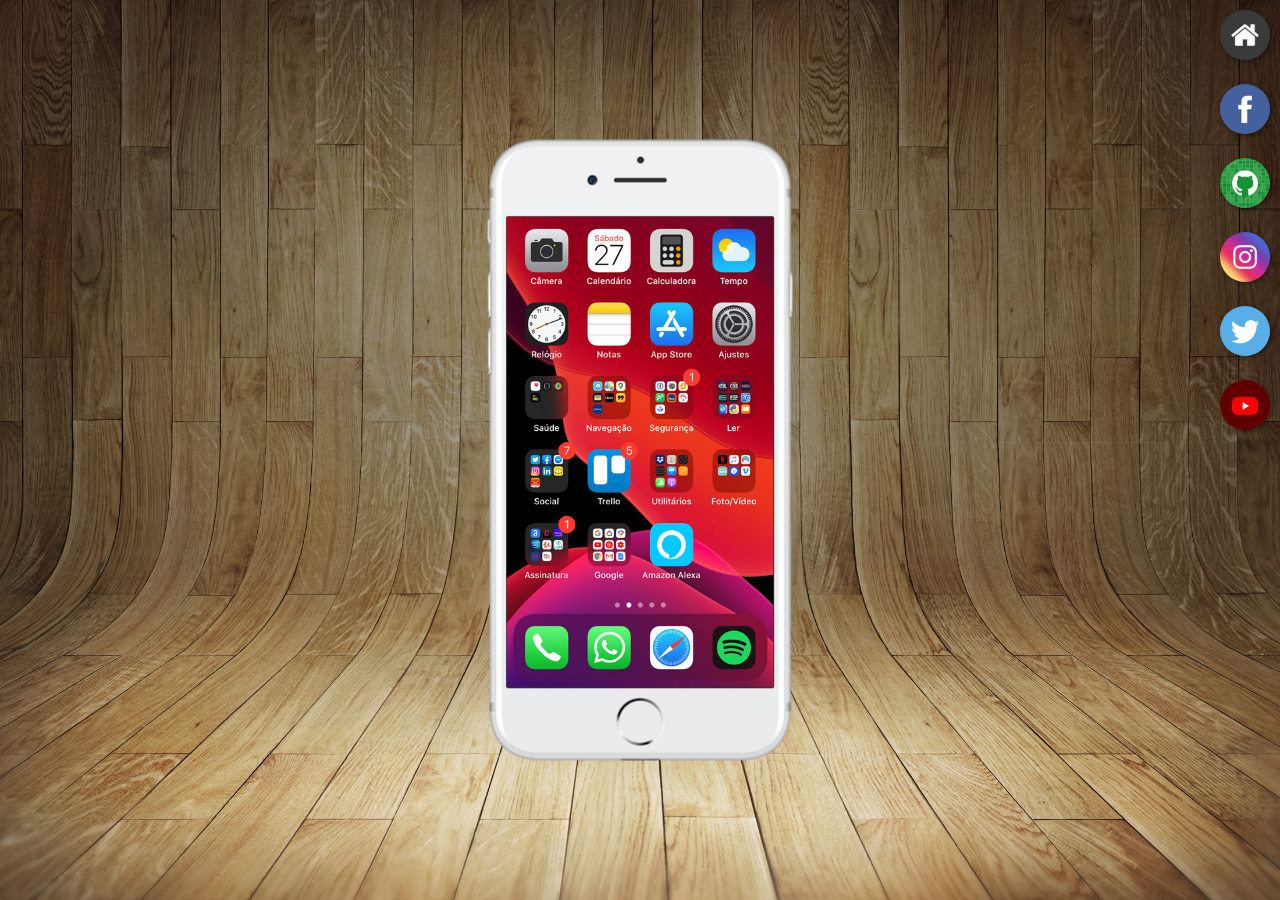
<file: index.html>
<!DOCTYPE html>
<html lang="pt-br">
<head>
    <meta charset="UTF-8">
    <meta name="viewport" content="width=device-width, initial-scale=1.0">
    <link rel="shortcut icon" href="favicon.ico" type="image/x-icon">
    <link rel="stylesheet" href="estilos/style.css">
    <title>Projeto Redes Sociais</title>
</head>
<body>
    <main>
        <section id="telefone">
            <iframe src="home.html" name="tela" id="tela" frameborder="0">
                Seu navegador não é compatível com isso.
            </iframe>
        </section>
        <section id="redes-sociais">
            <a href="home.html" target="tela"><img src="imagens/logo-home.jpg" alt=""></a> <br>
            <a href="facebook.html" target="tela"><img src="imagens/logo-facebook.jpg" alt=""></a> <br>
            <a href="github.html" target="tela"><img src="imagens/logo-github.jpg" alt=""></a> <br>
            <a href="instagram.html" target="tela"><img src="imagens/logo-instagram.jpg" alt=""></a> <br>
            <a href="twitter.html" target="tela"><img src="imagens/logo-twitter.jpg" alt=""></a> <br>
            <a href="youtube.html" target="tela"><img src="imagens/logo-youtube.jpg" alt=""></a> <br>
        </section>
    </main>
    
</body>
</html>
</file>
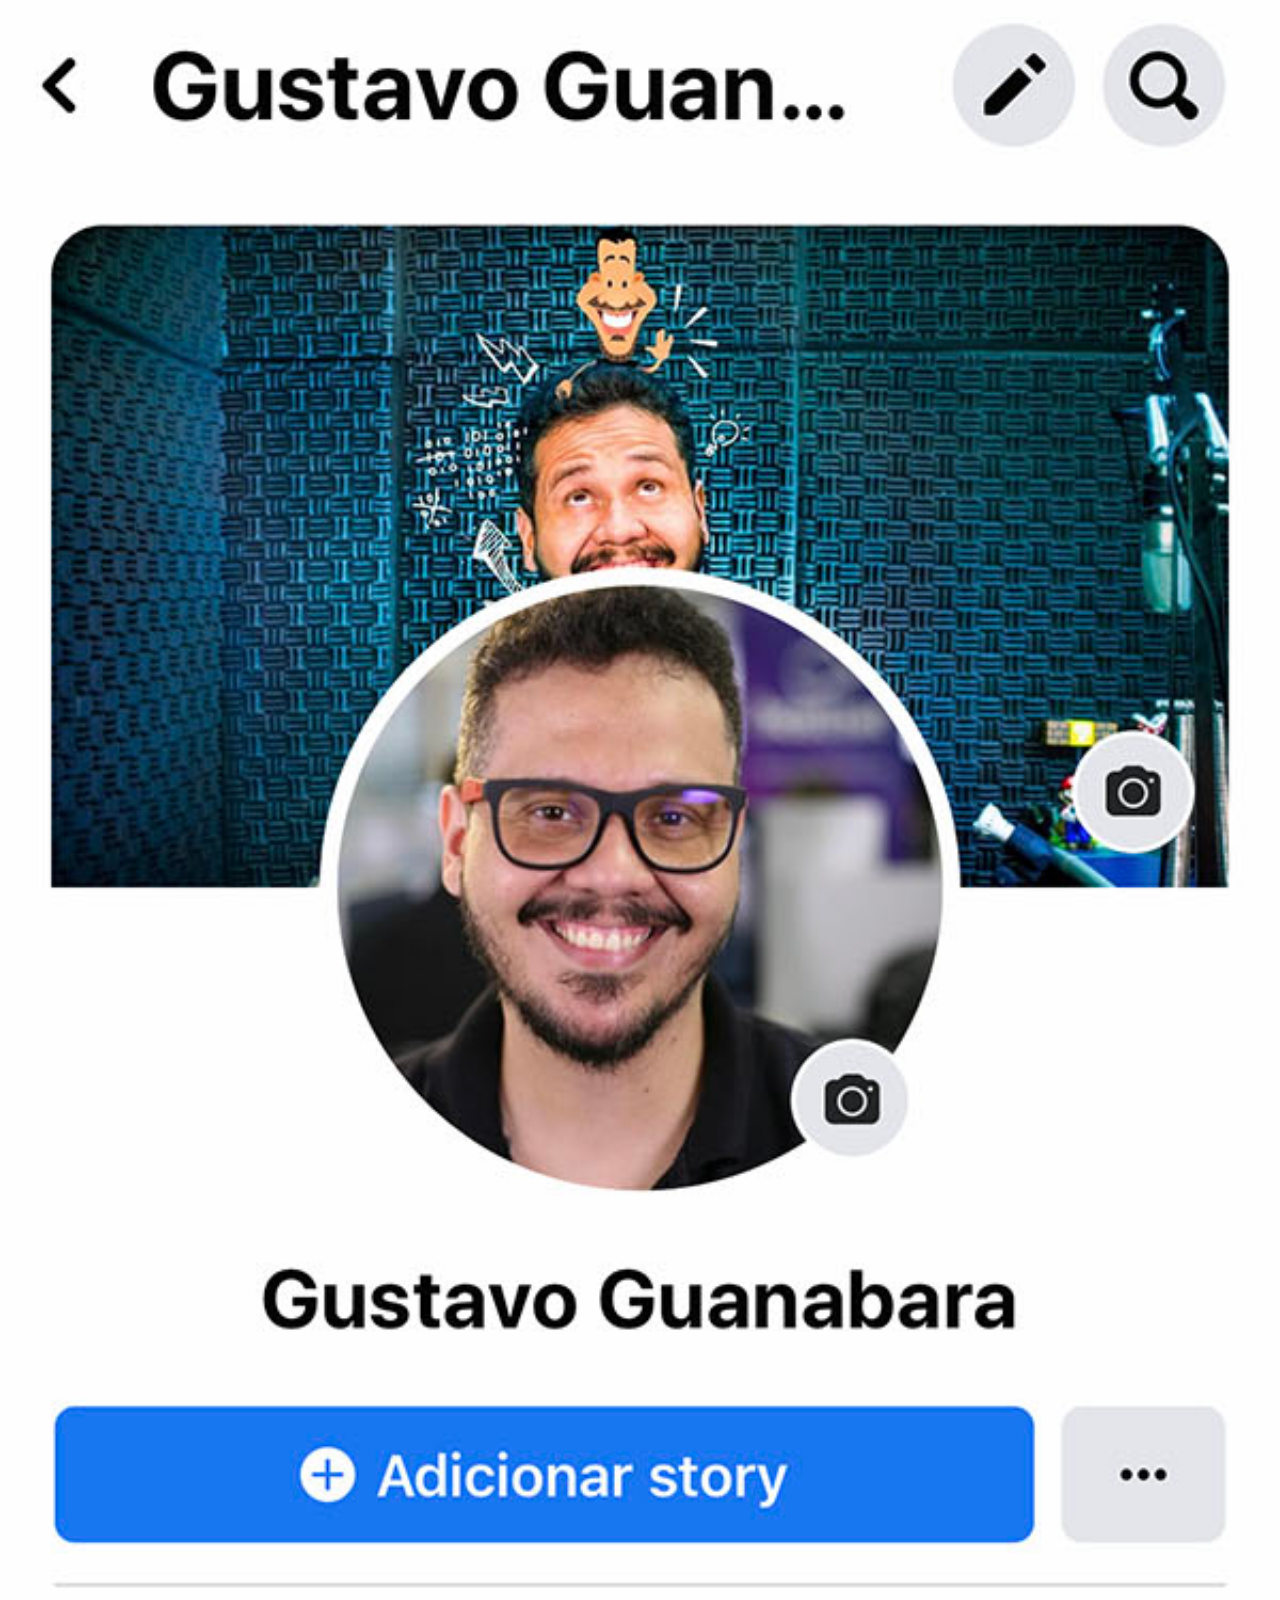
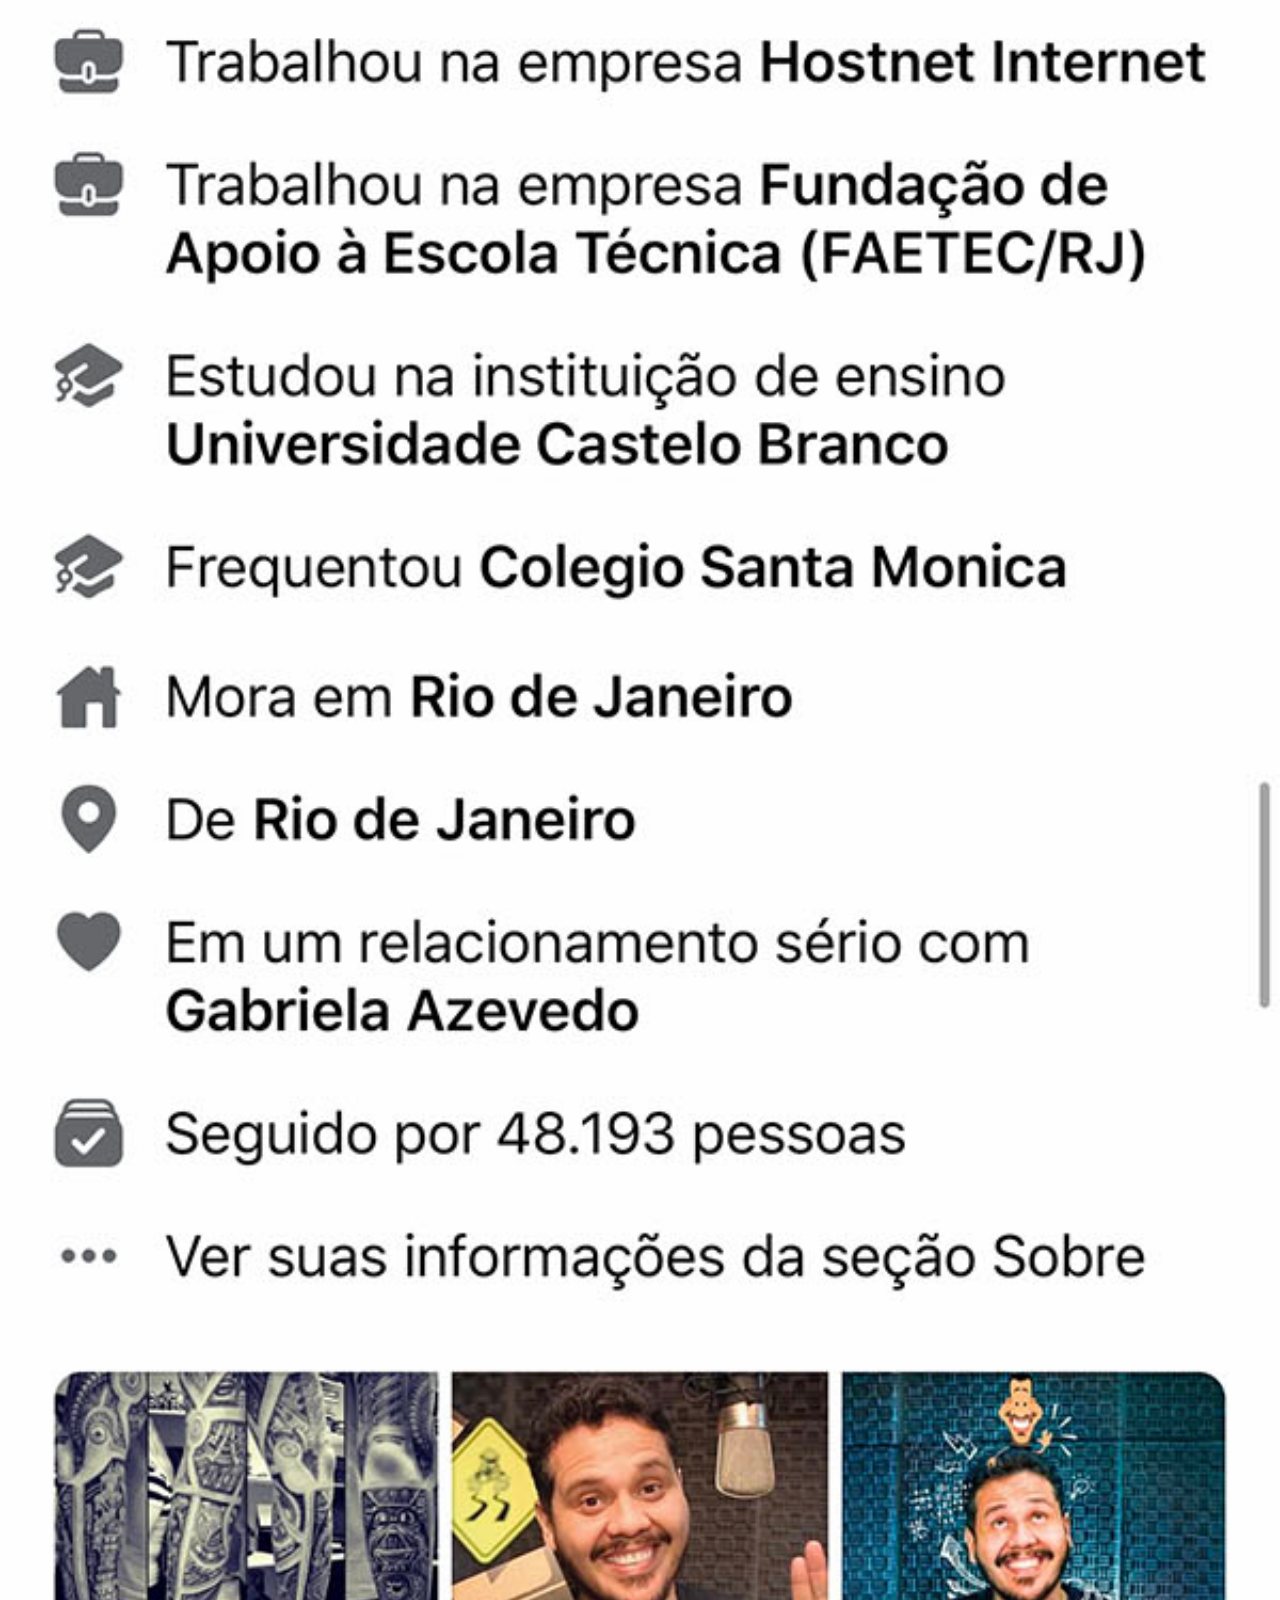
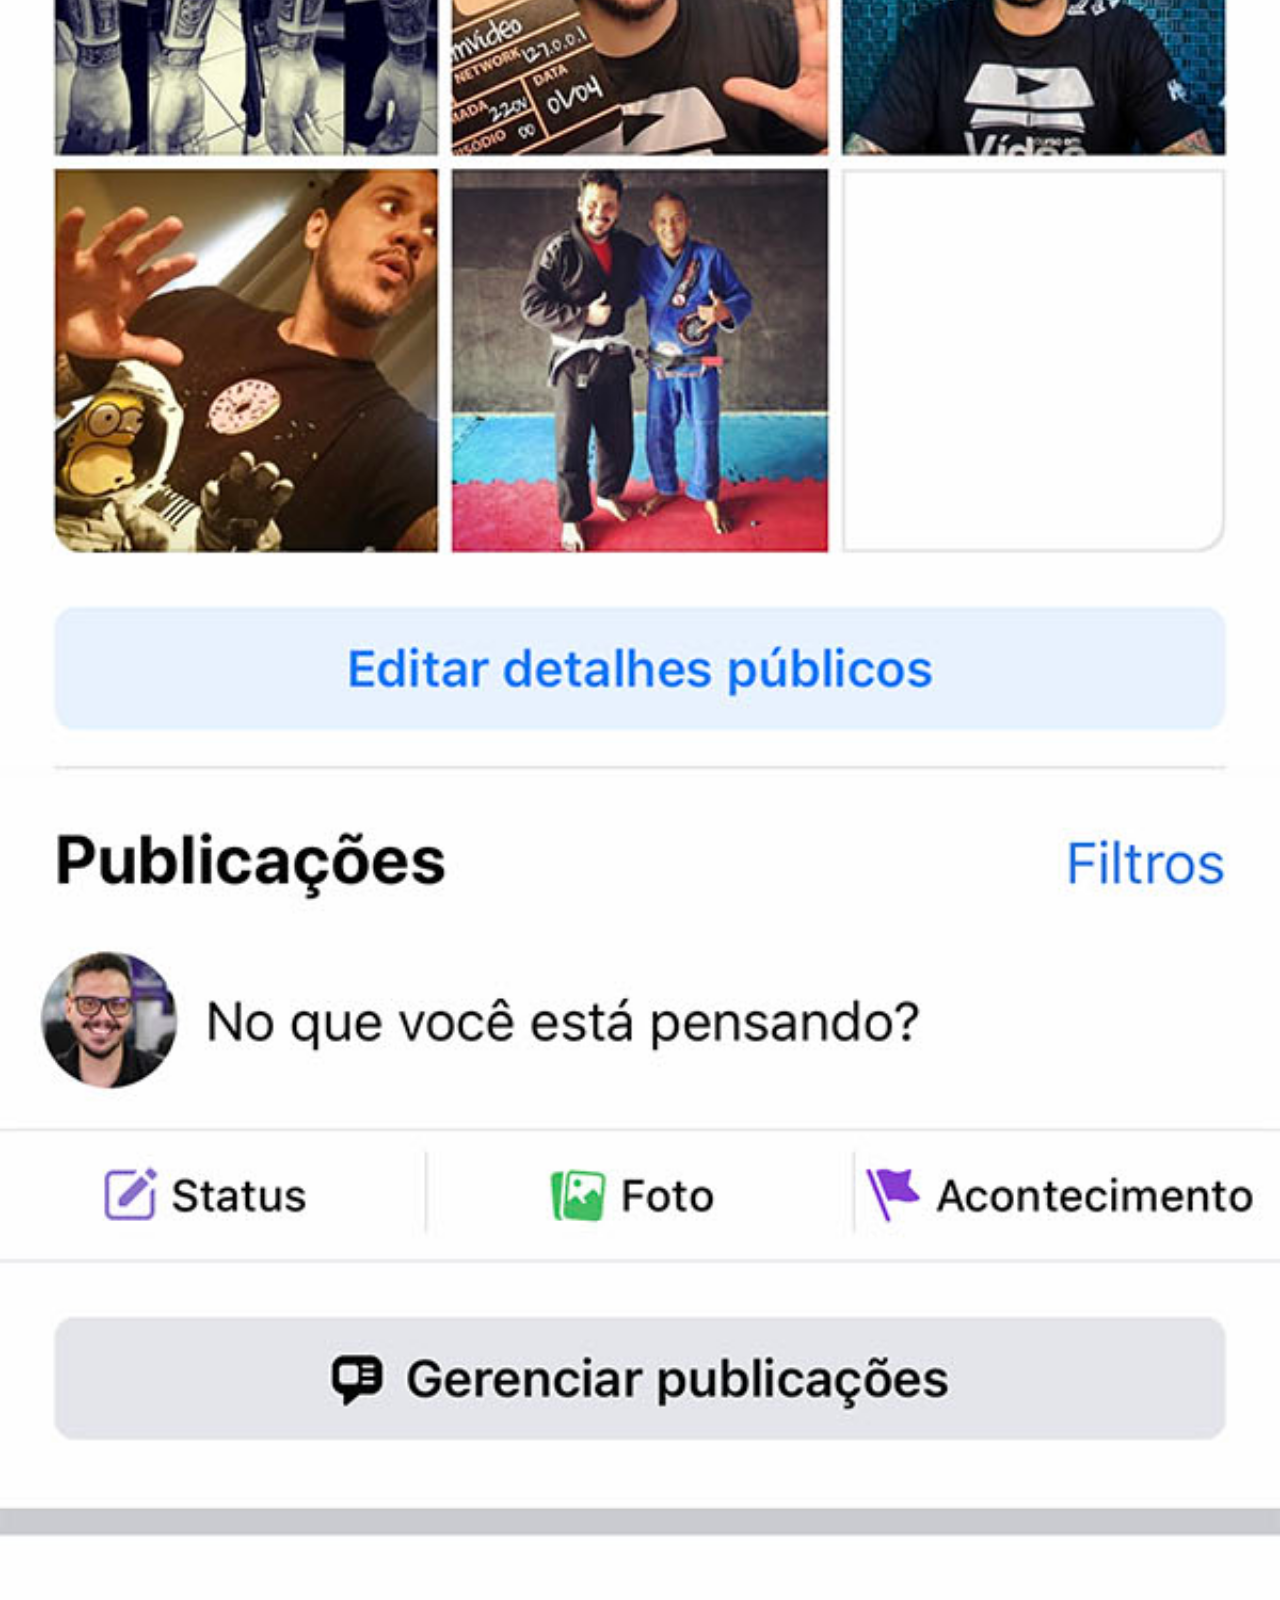
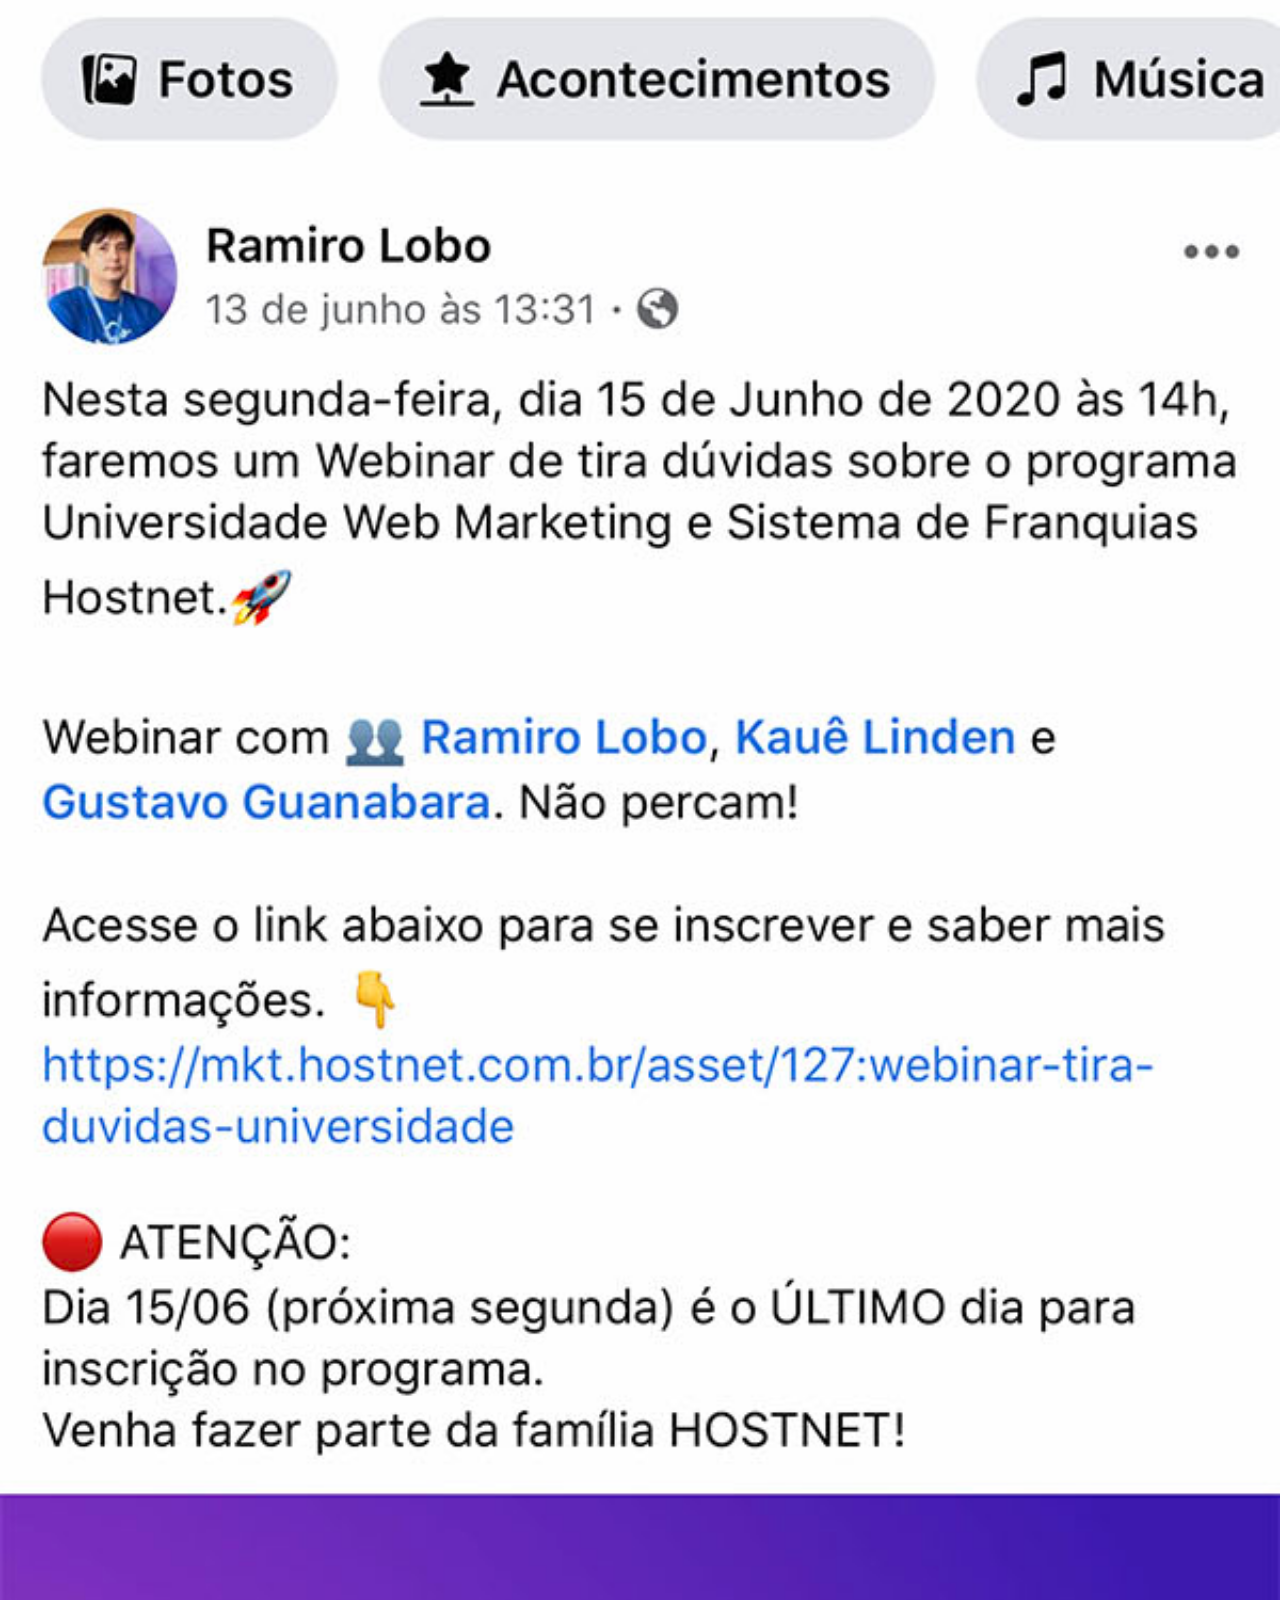
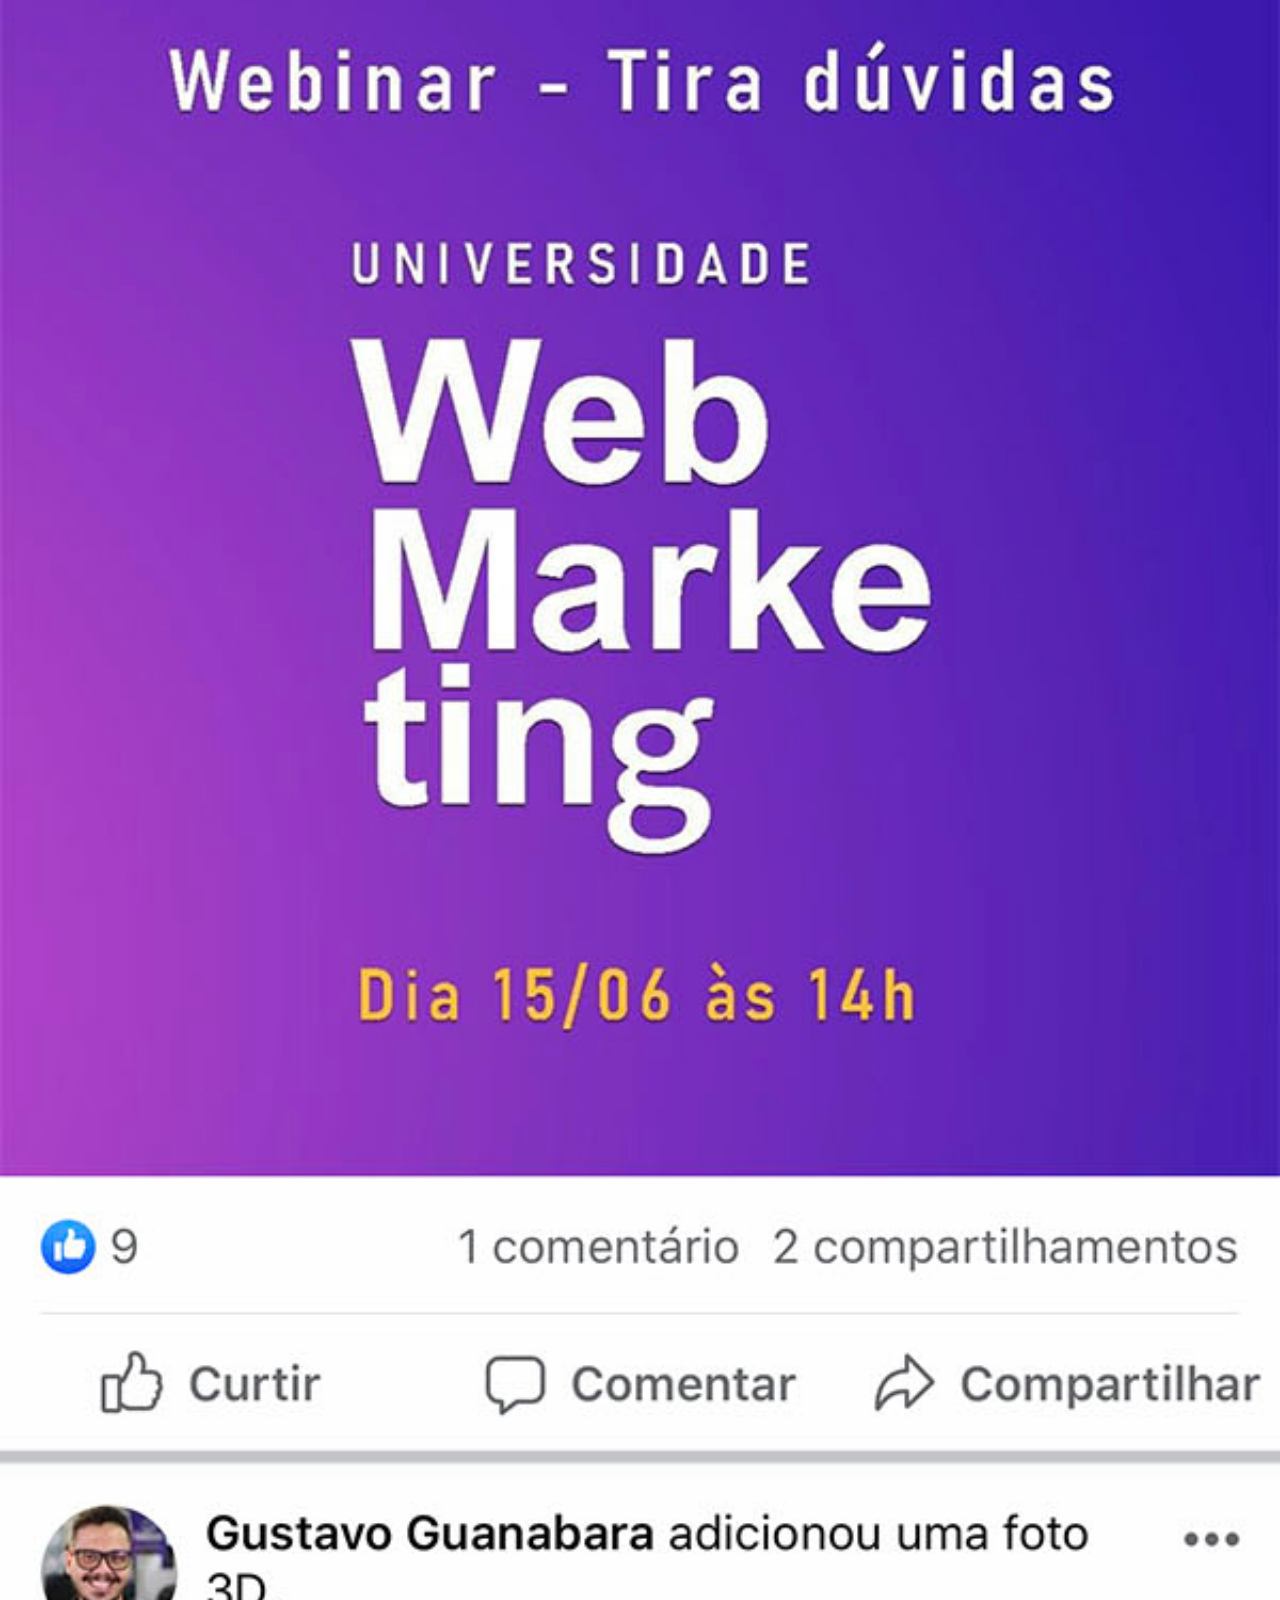
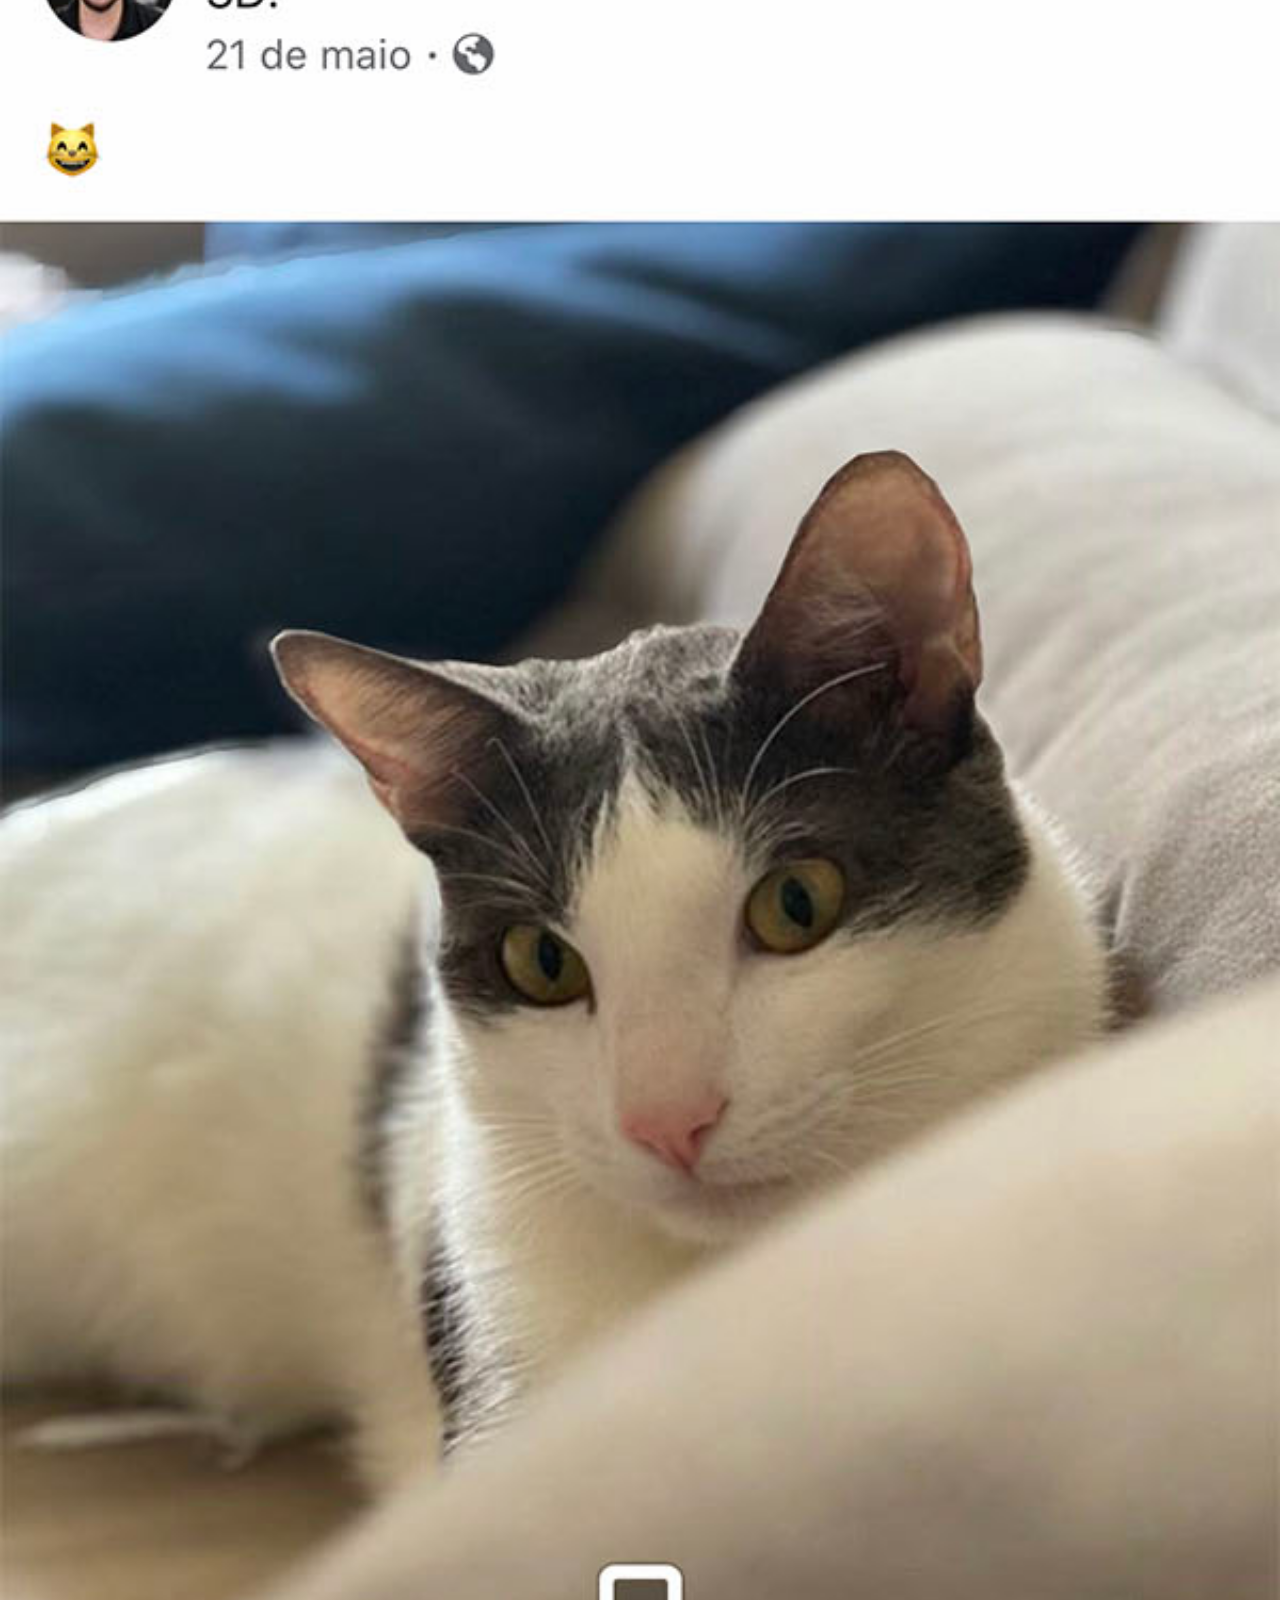
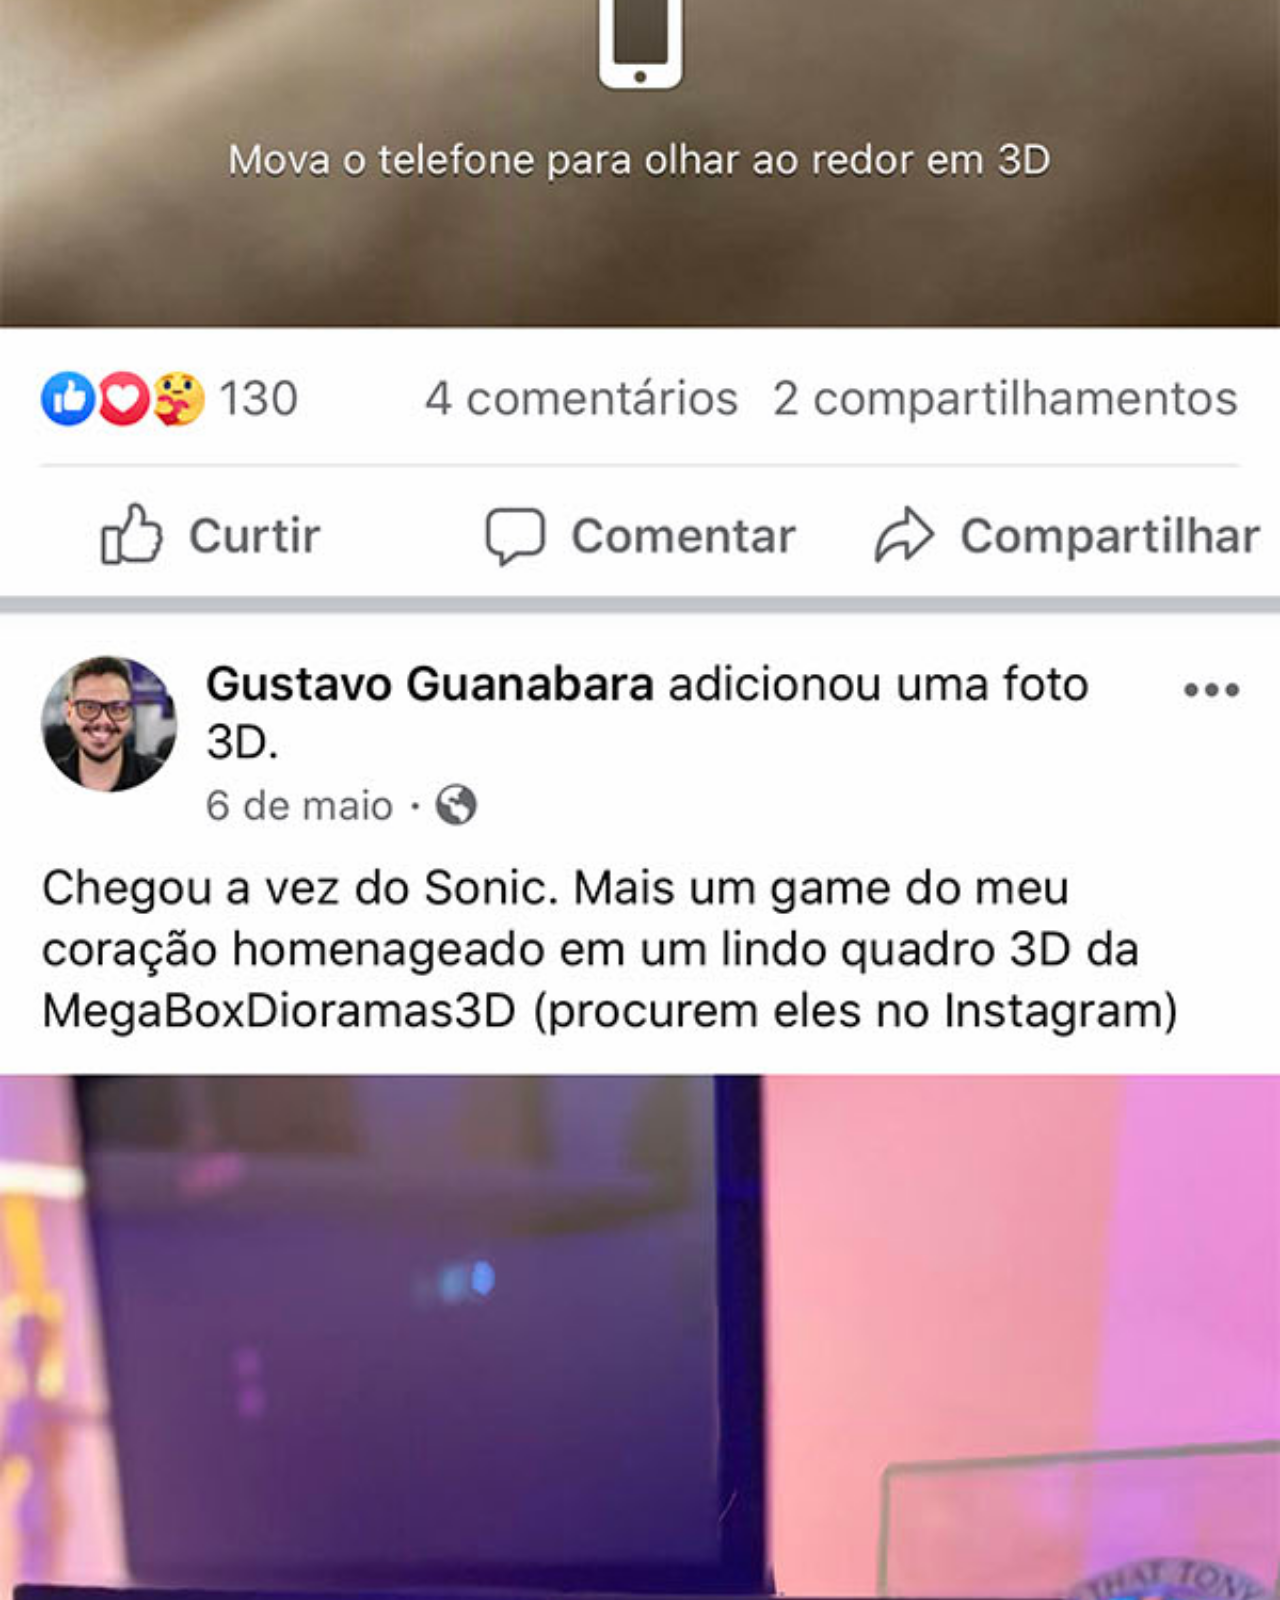
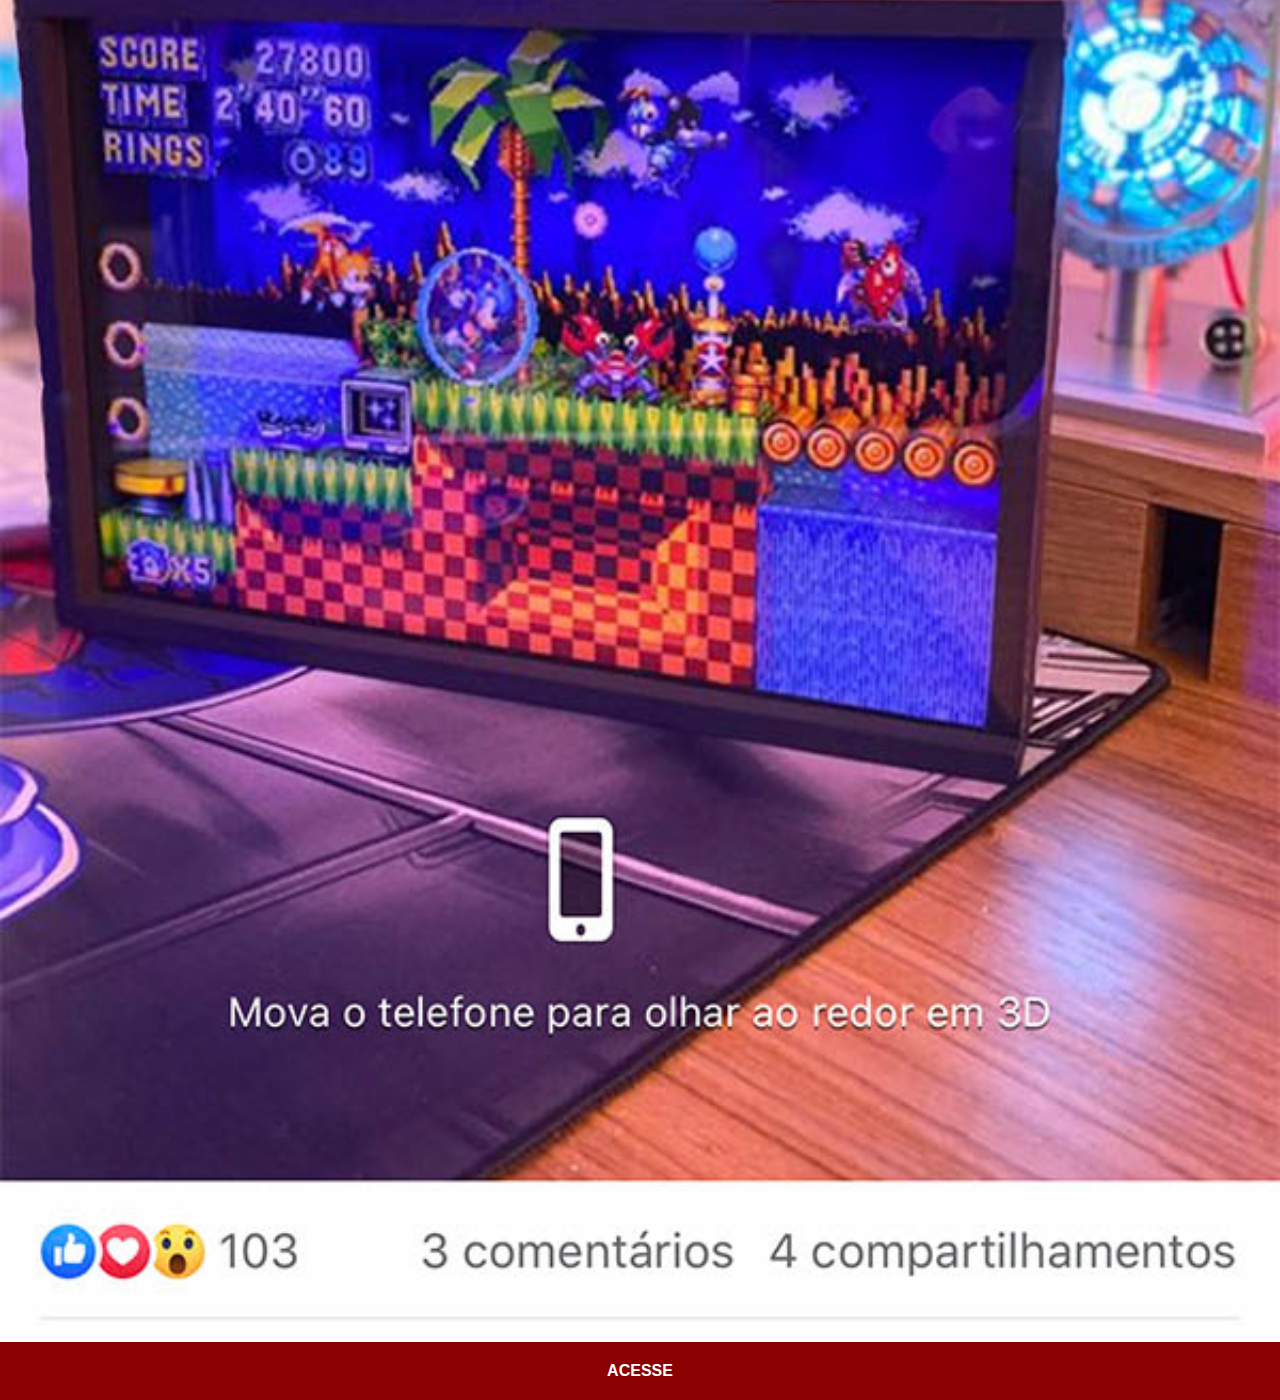
<file: facebook.html>
<!DOCTYPE html>
<html lang="pt-br">
<head>
    <meta charset="UTF-8">
    <meta name="viewport" content="width=device-width, initial-scale=1.0">
    <title>Facebook</title>
    <link rel="stylesheet" href="estilos/social.css">
</head>
<body>
    <img src="imagens/tela-facebook.jpg" alt="Facebook">
    <a href="https://www.facebook.com/gustavoguanabara" target="_blank">ACESSE</a>
</body>
</html>
</file>
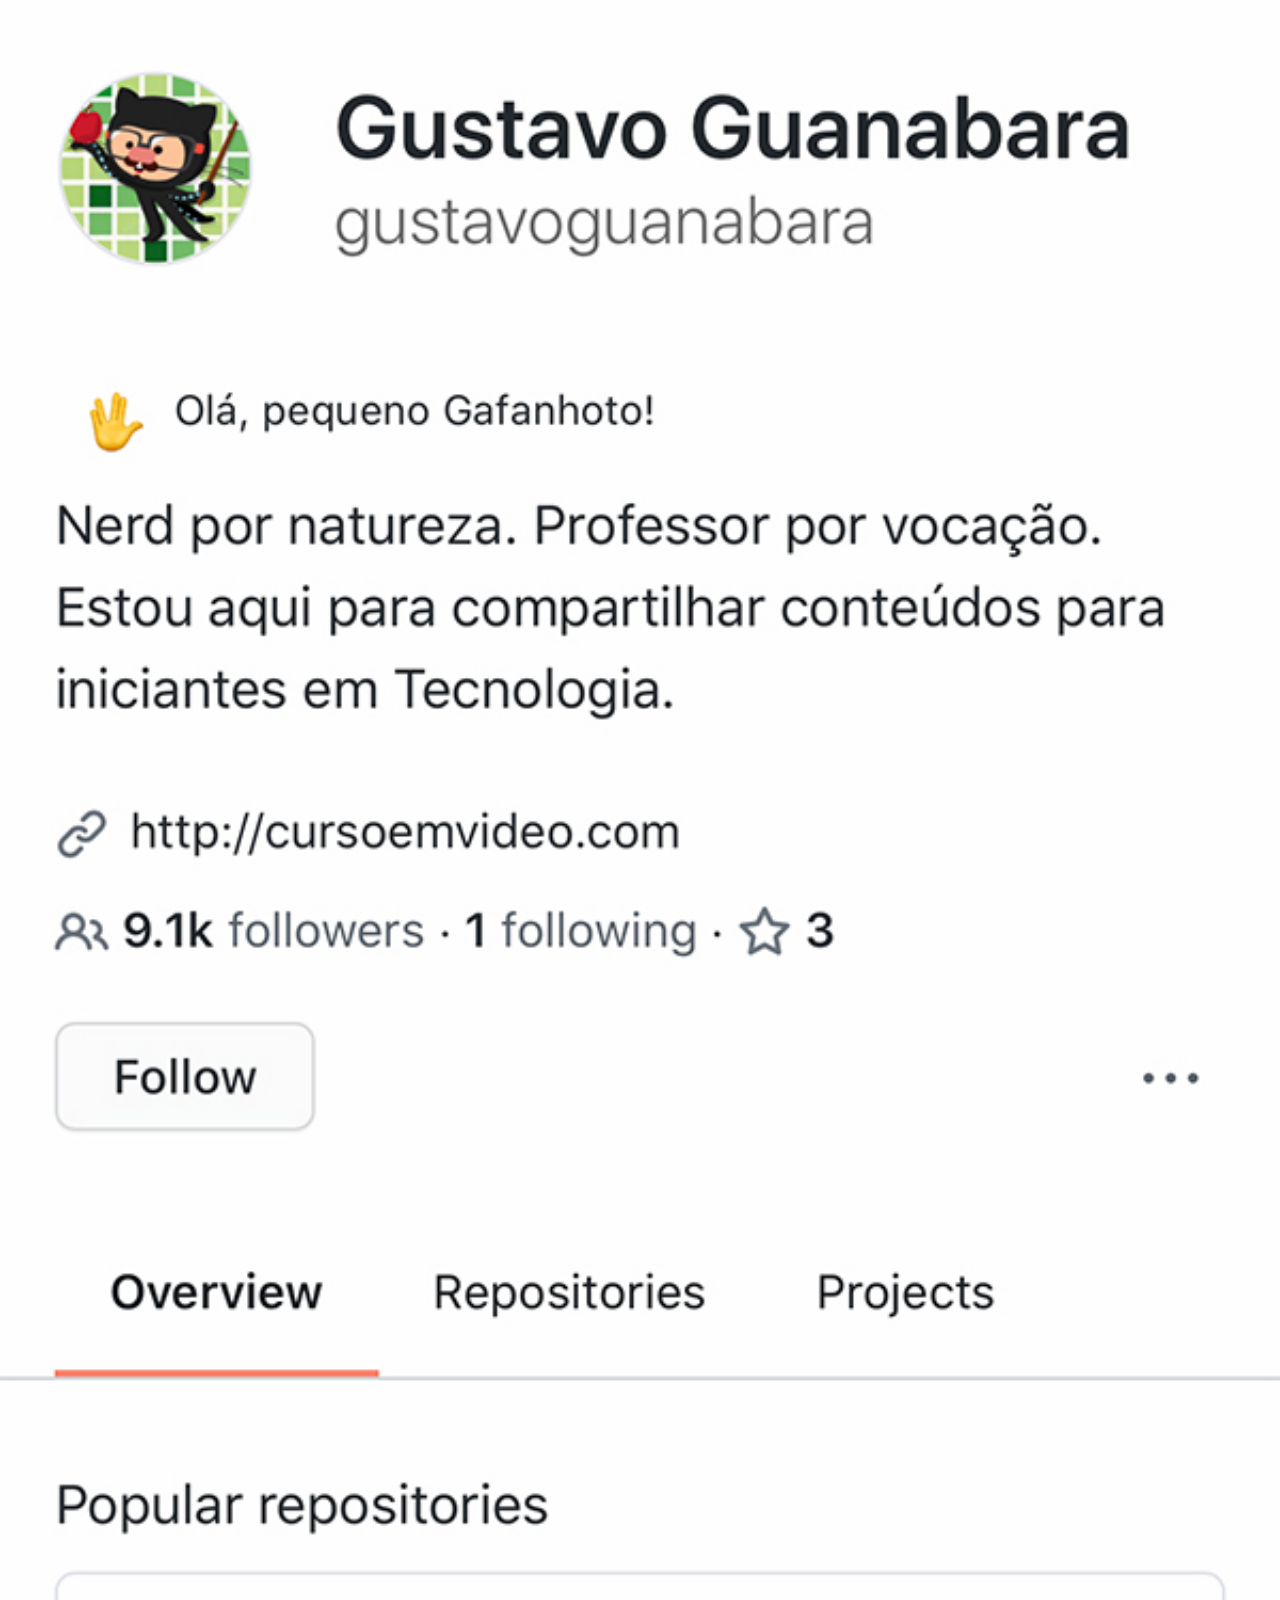
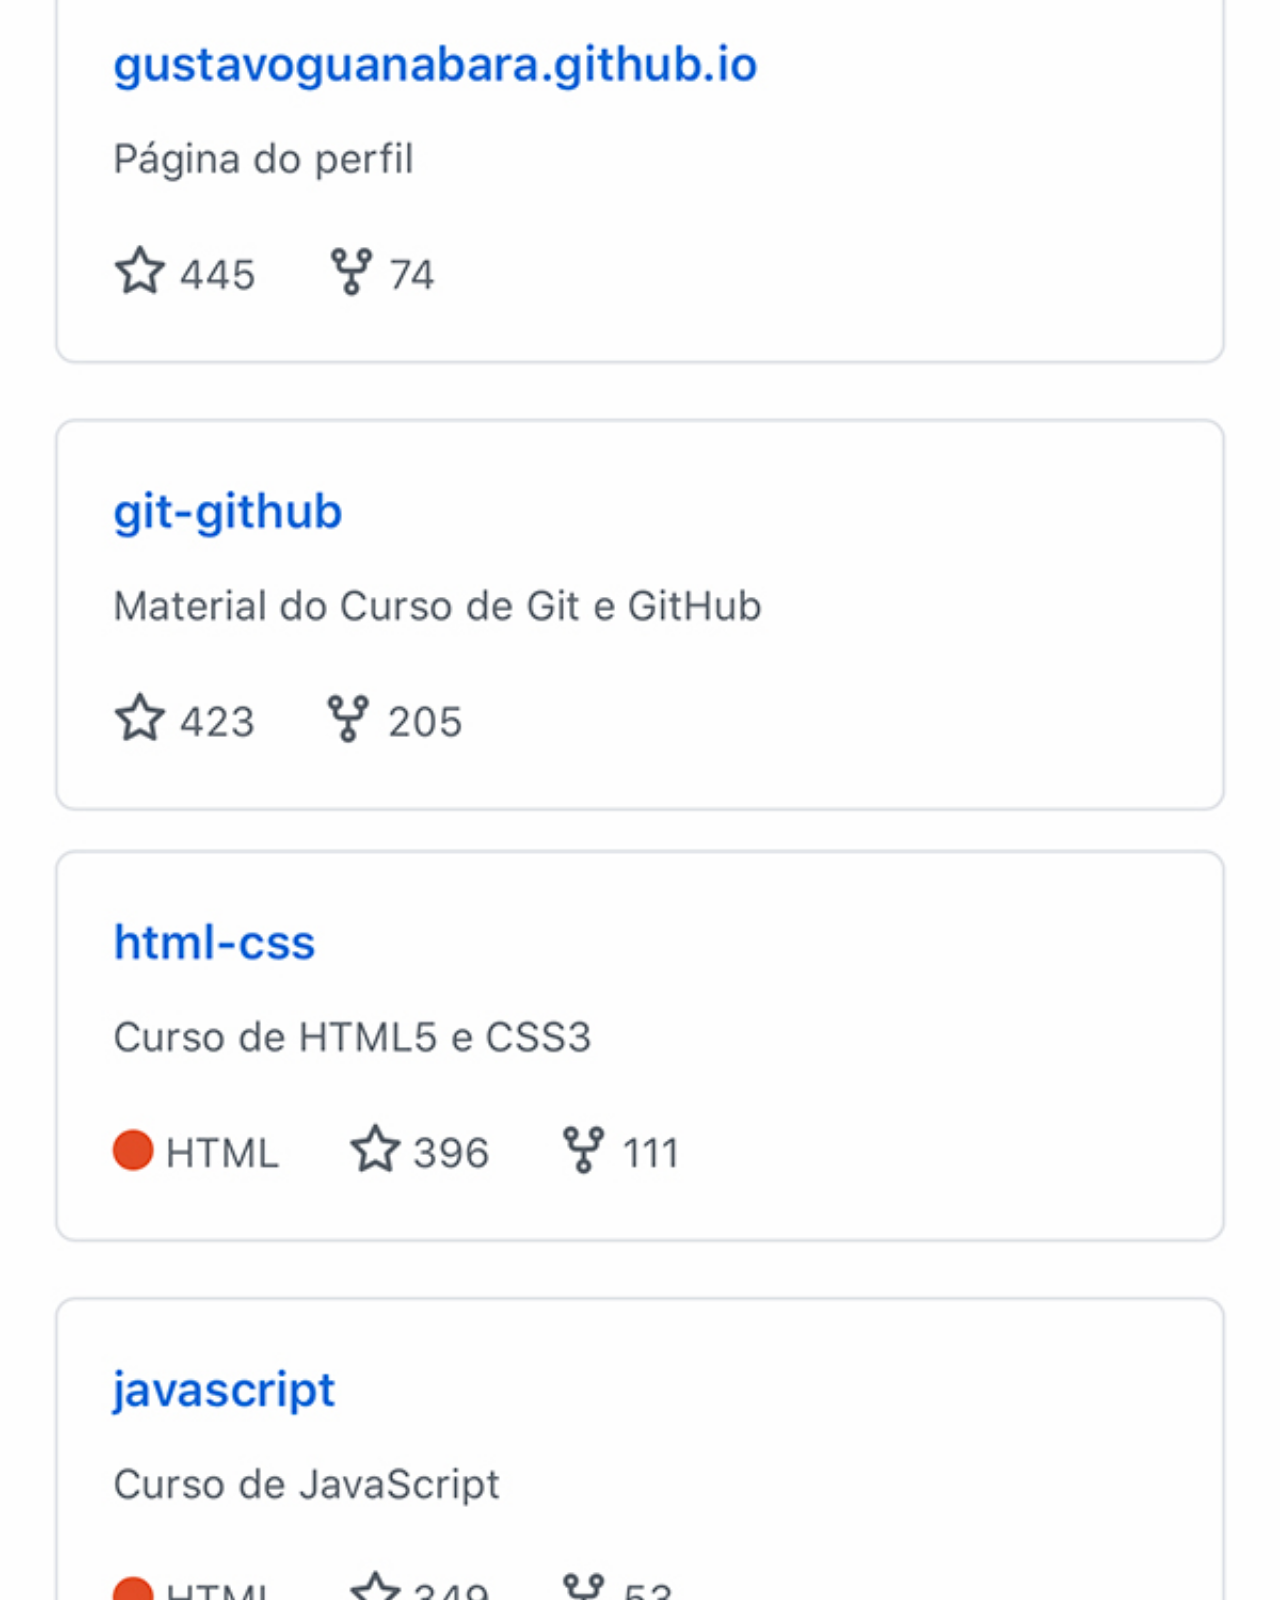
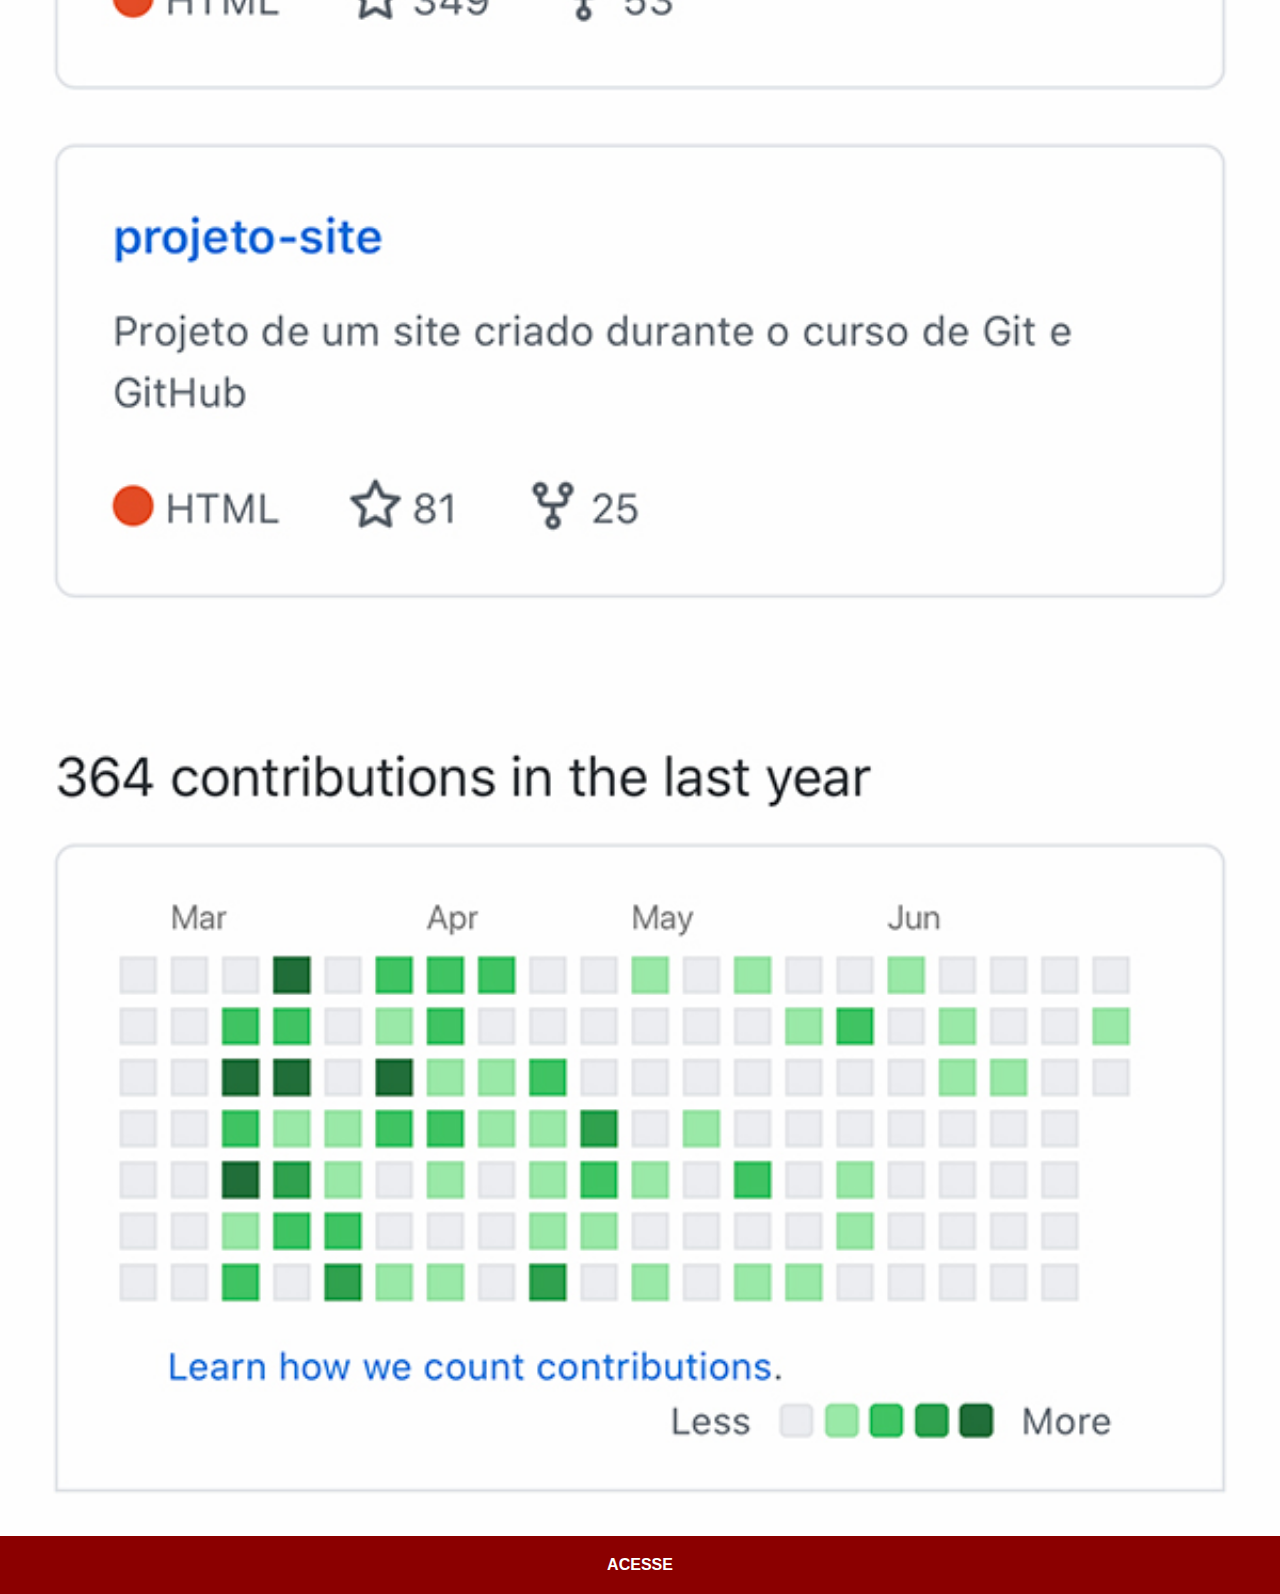
<file: github.html>
<!DOCTYPE html>
<html lang="pt-br">
<head>
    <meta charset="UTF-8">
    <meta name="viewport" content="width=device-width, initial-scale=1.0">
    <title>GitHub</title>
    <link rel="stylesheet" href="estilos/social.css">
</head>
<body>
    <img src="imagens/tela-github.jpg" alt="GitHub">
    <a href="https://github.com/gustavoguanabara/" target="_blank">ACESSE</a>
</body>
</html>
</file>
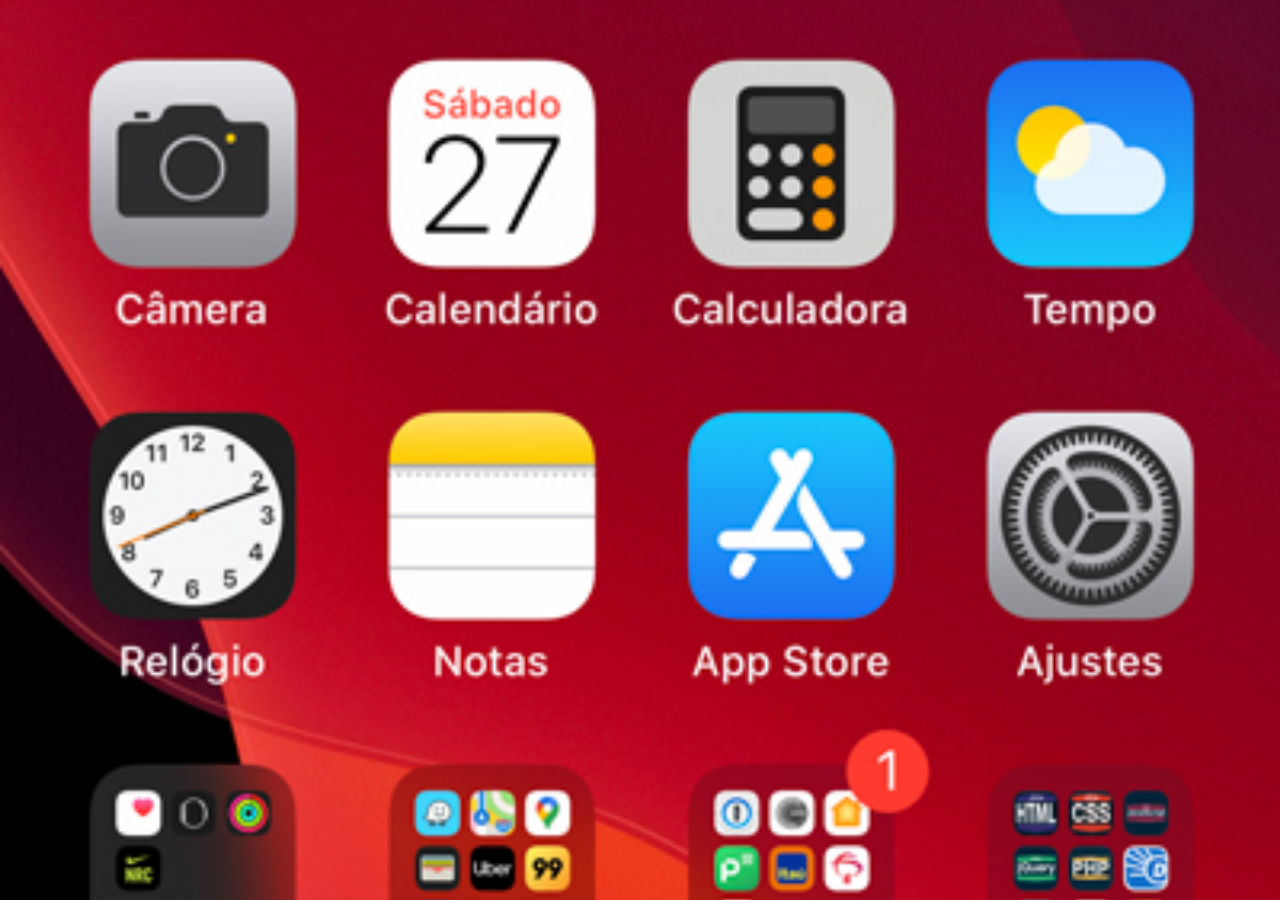
<file: home.html>
<!DOCTYPE html>
<html lang="pt-br">
<head>
    <meta charset="UTF-8">
    <meta name="viewport" content="width=device-width, initial-scale=1.0">
    <title>Home</title>
    <style>
        * {
            margin: 0px;
            padding: 0px;
        }

        body {
            height: 100vh;
            width: 100vw;
            background: black url(imagens/tela-home.jpg) no-repeat top center;
            background-size: cover;
        }
    </style>
</head>
<body>
    
</body>
</html>
</file>
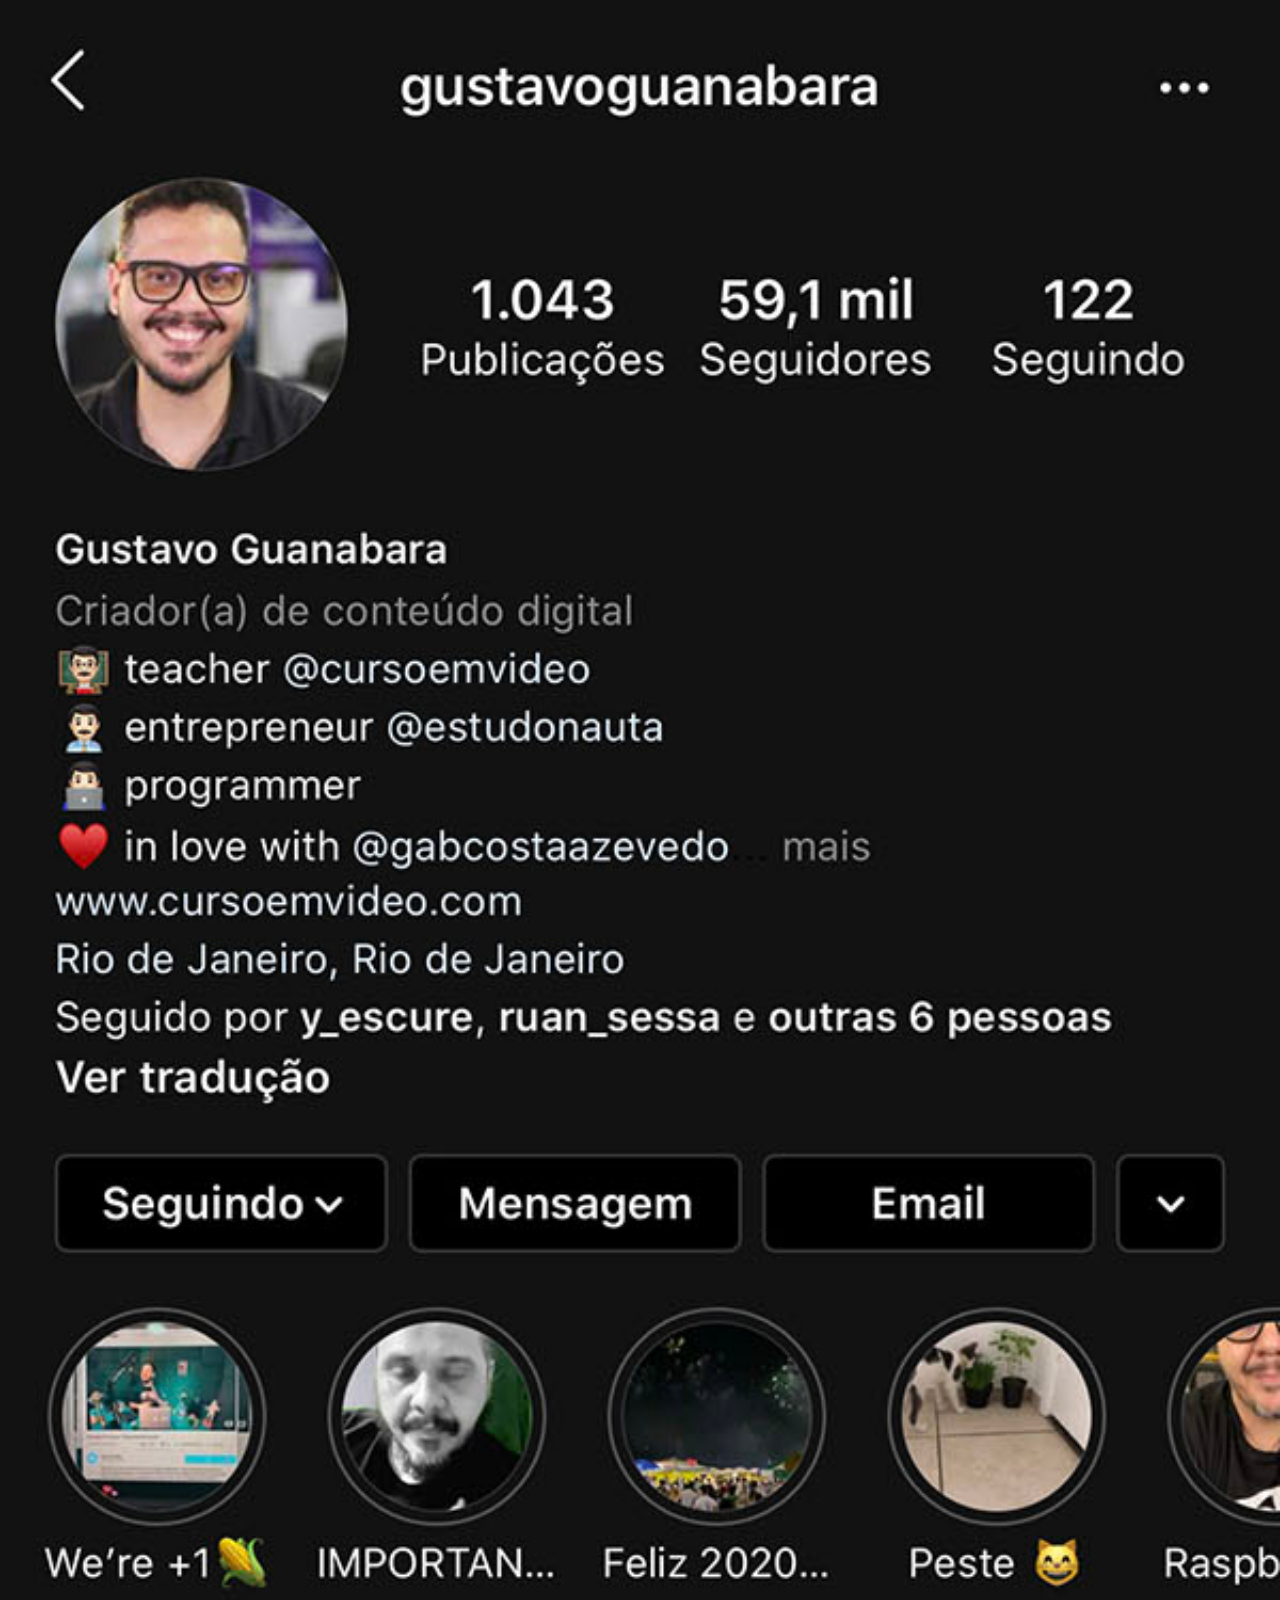
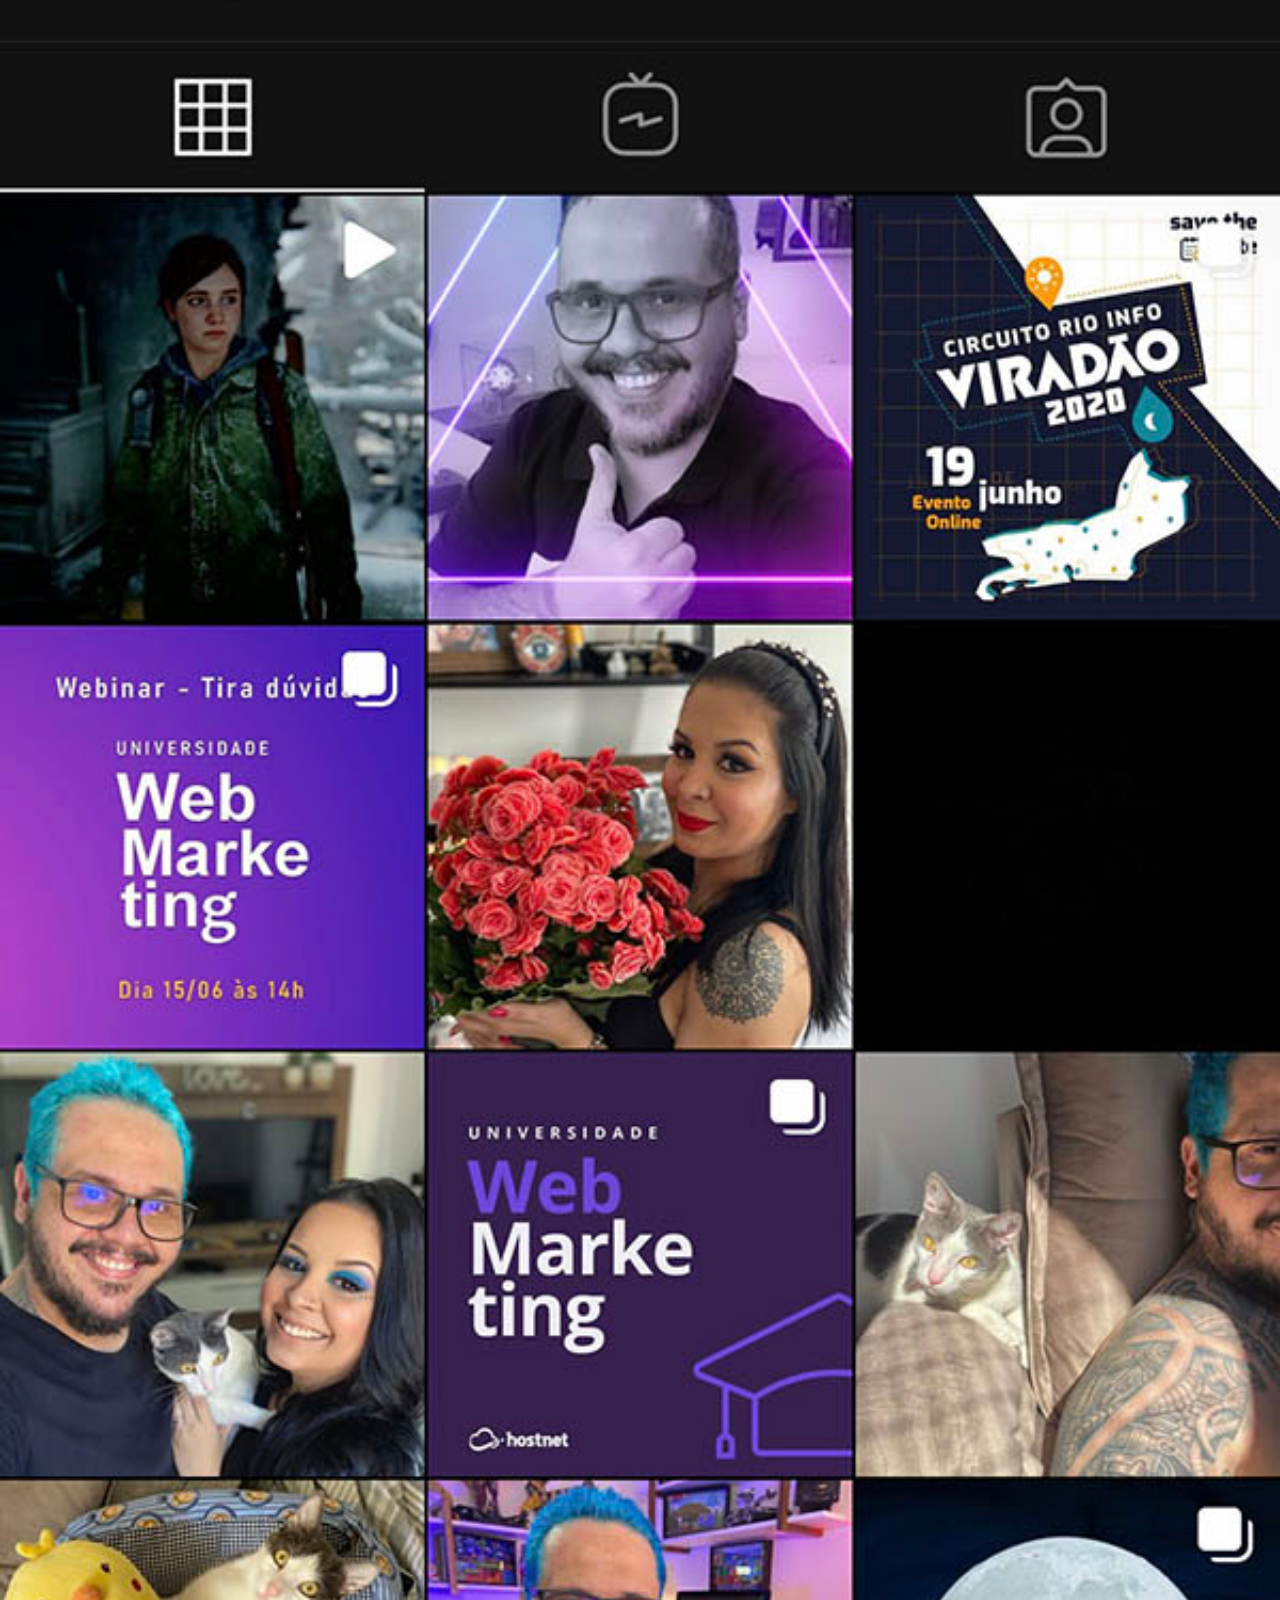
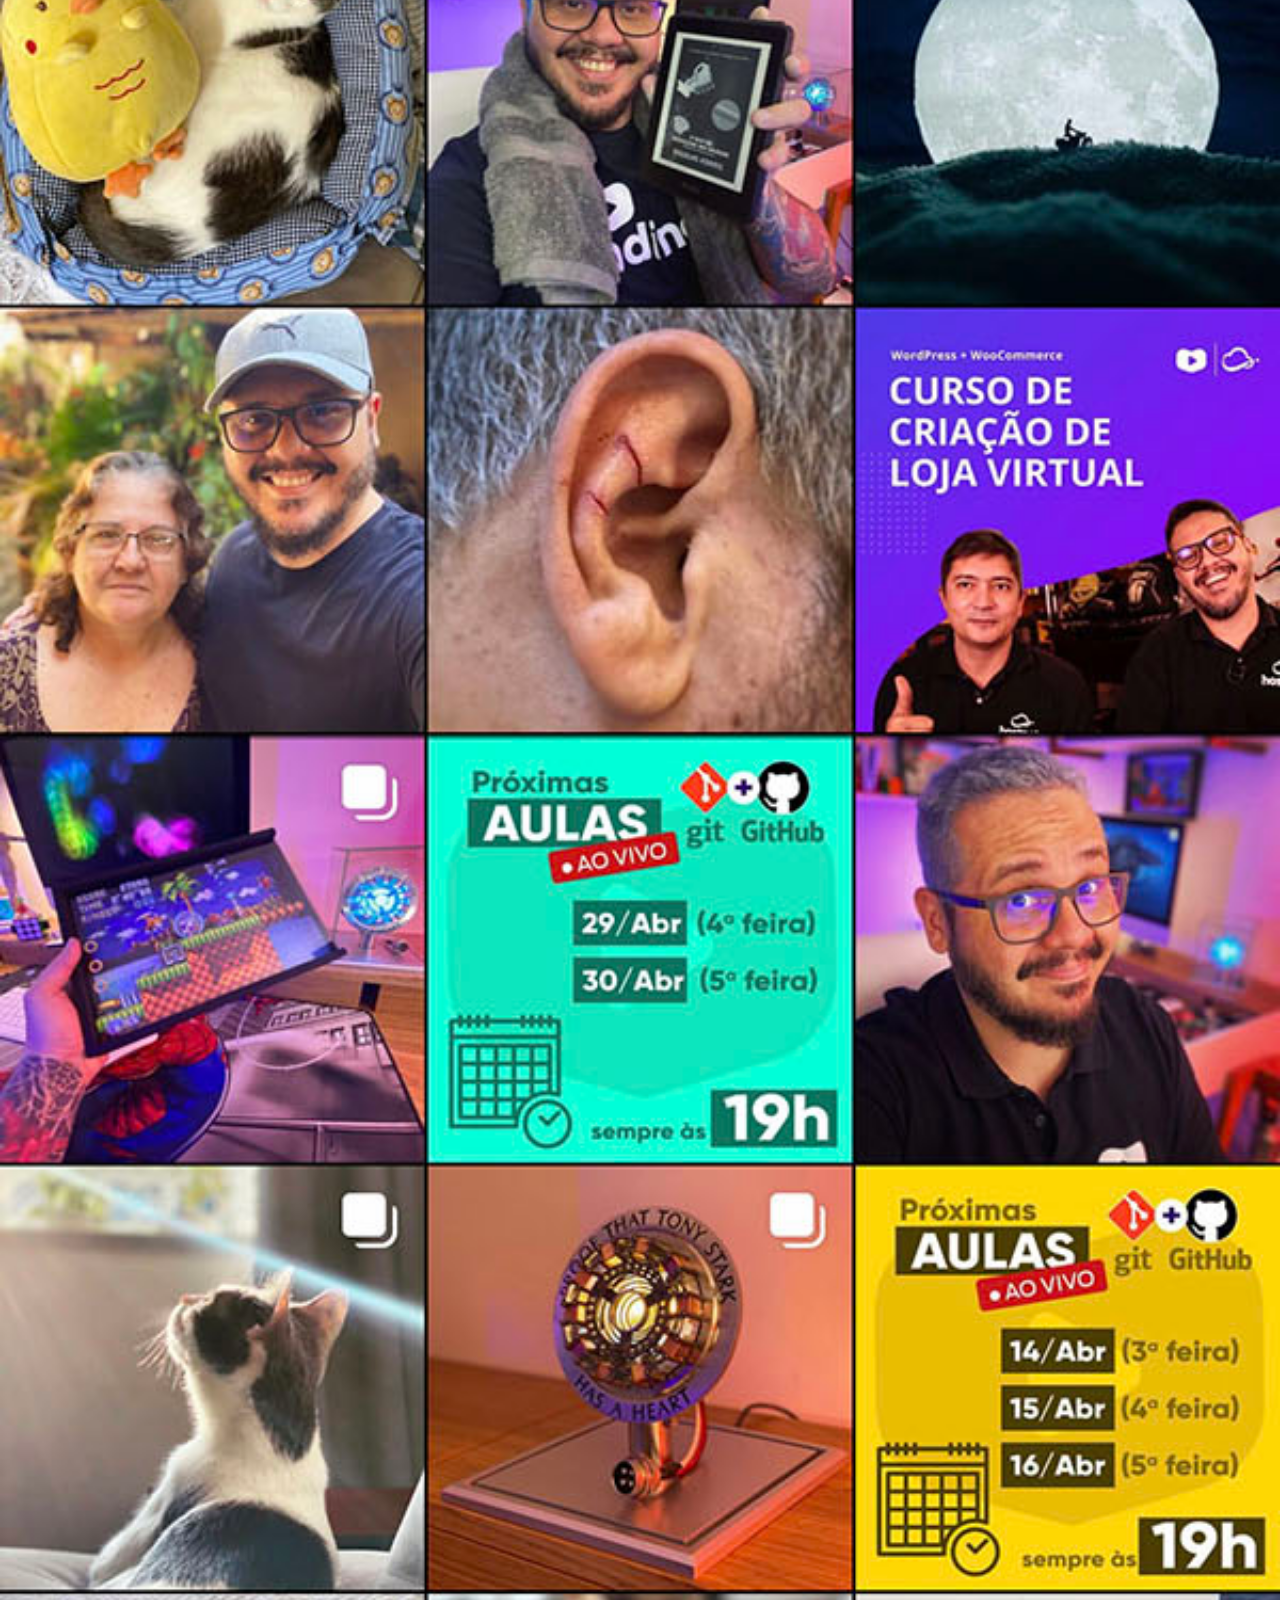
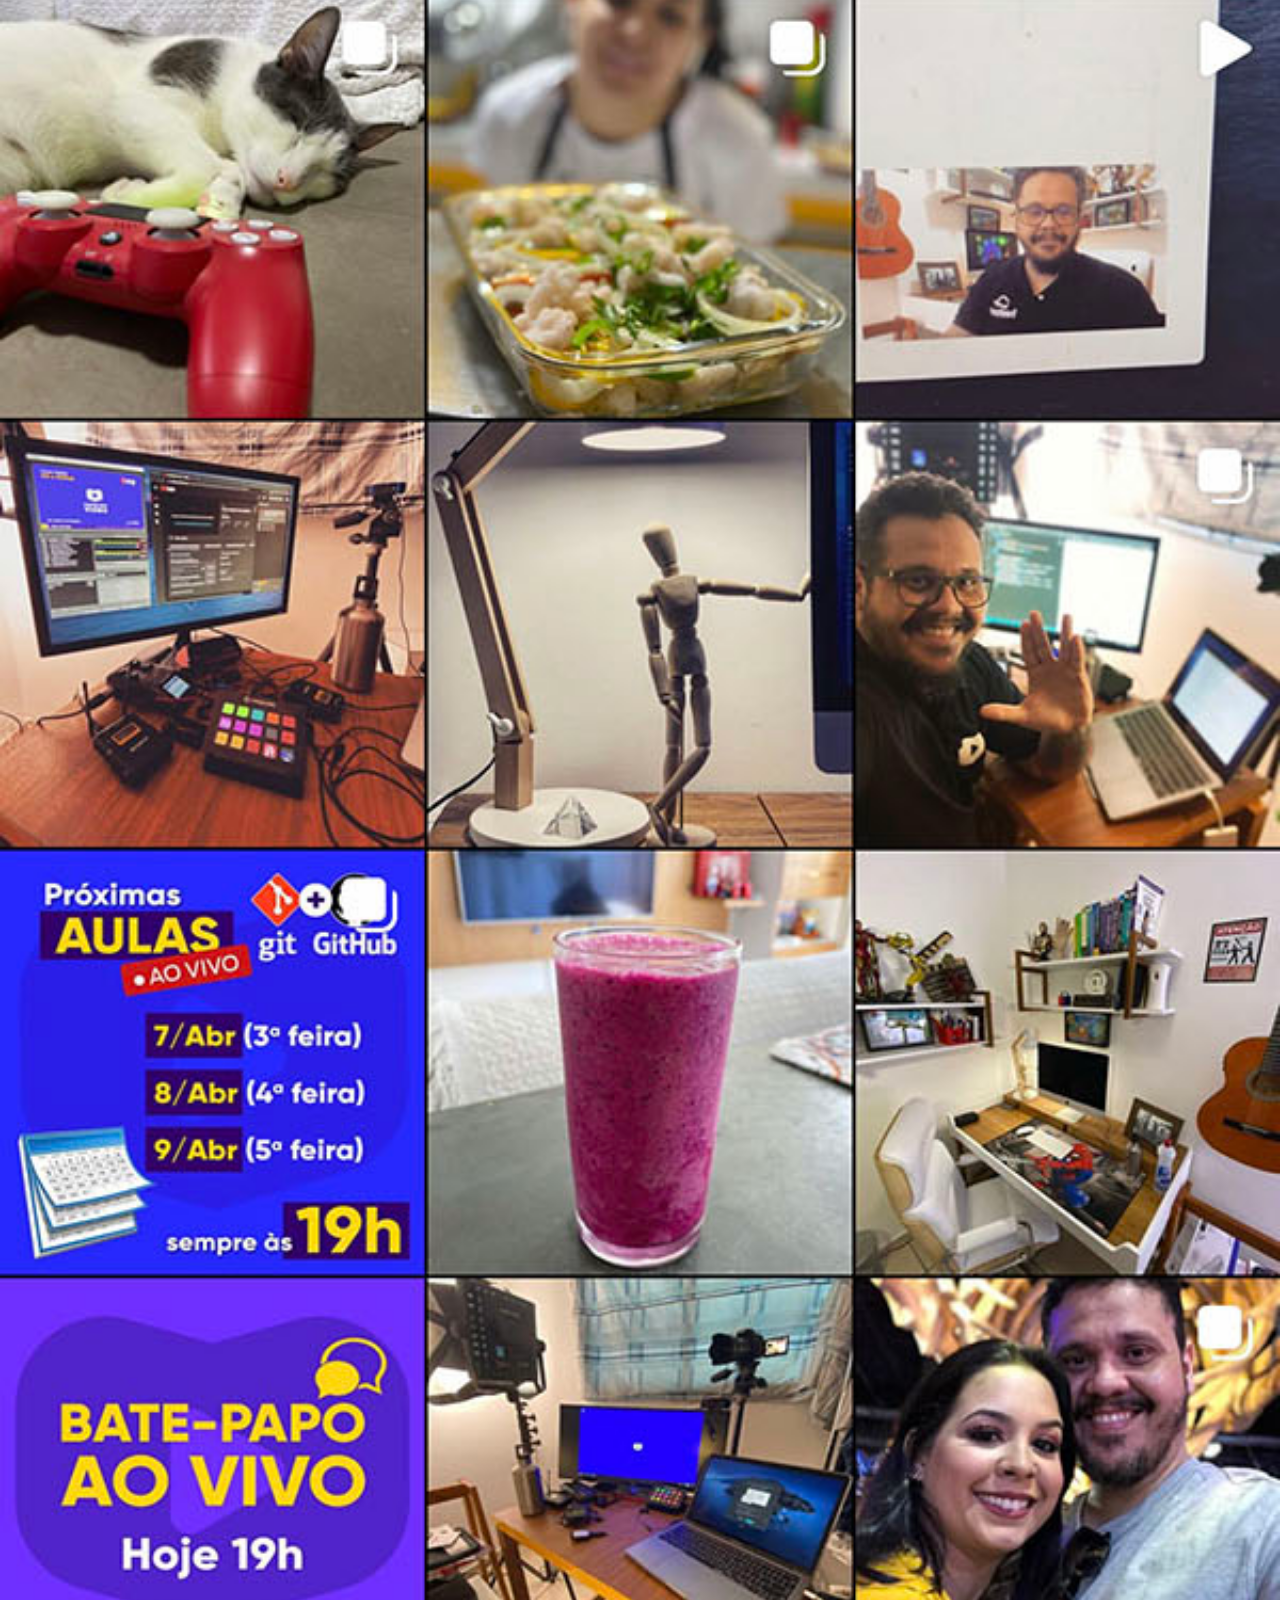
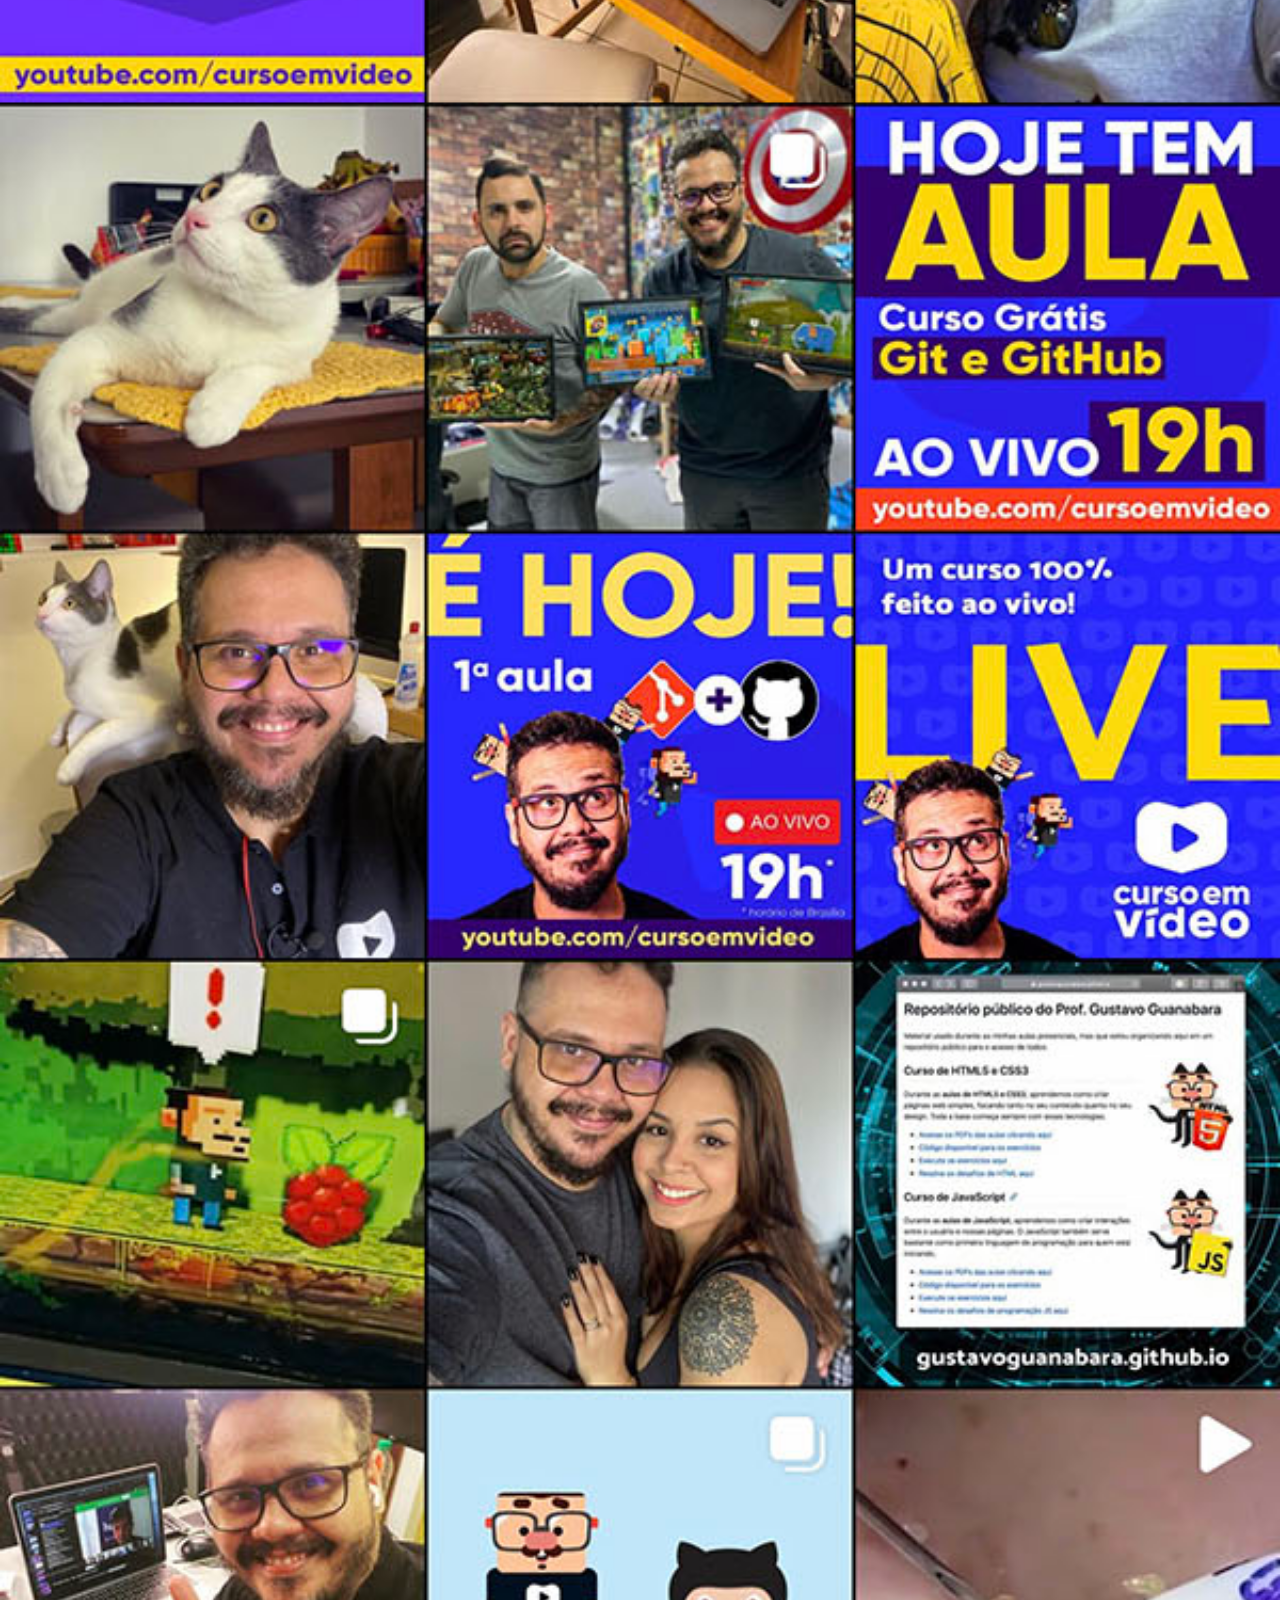
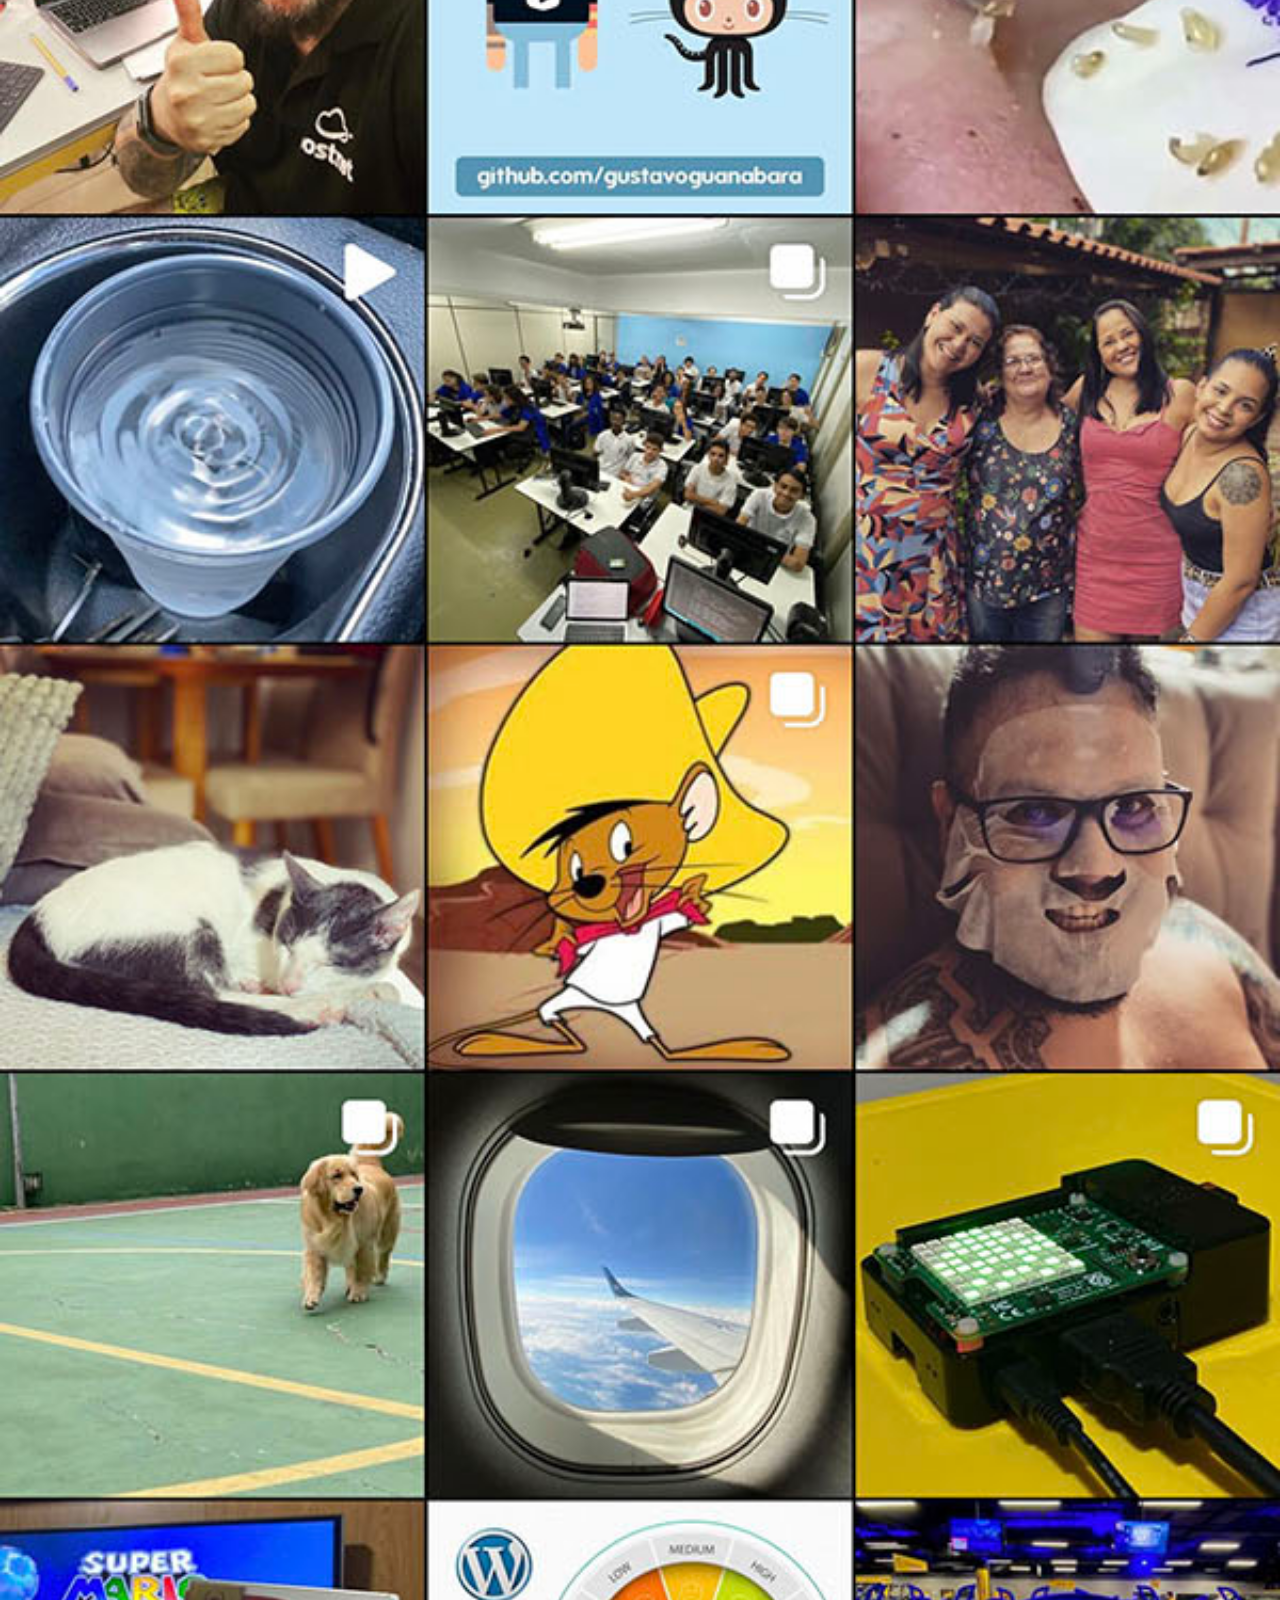
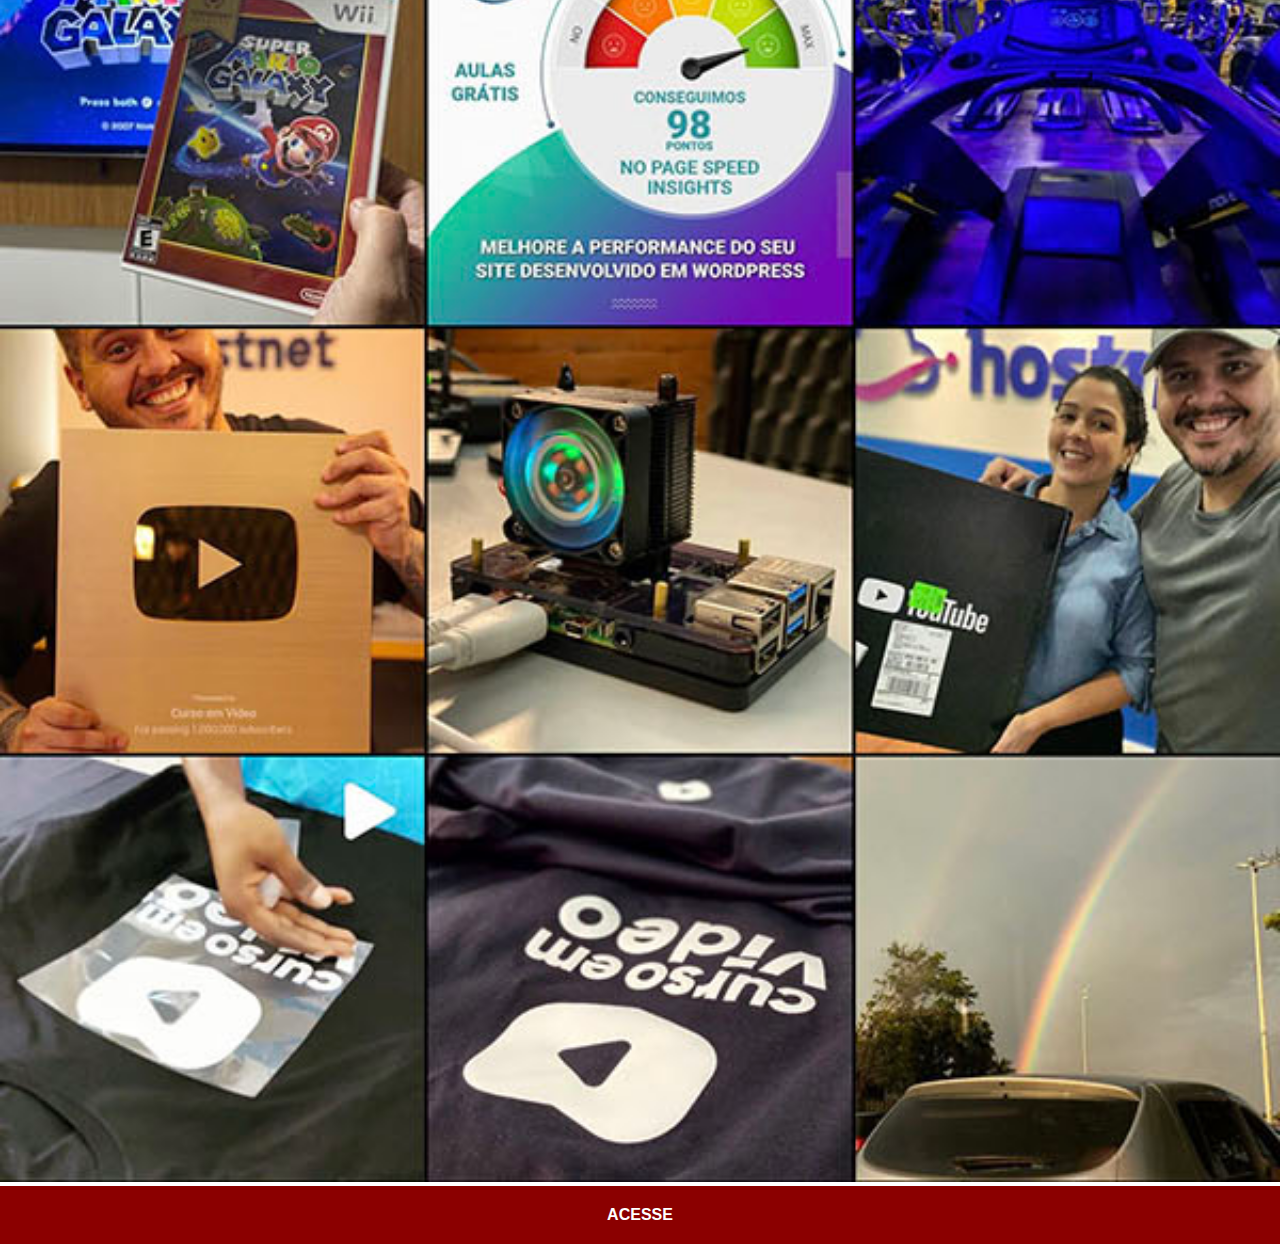
<file: instagram.html>
<!DOCTYPE html>
<html lang="pt-br">
<head>
    <meta charset="UTF-8">
    <meta name="viewport" content="width=device-width, initial-scale=1.0">
    <title>Instagram</title>
    <link rel="stylesheet" href="estilos/social.css">
</head>
<body>
    <img src="imagens/tela-instagram.jpg" alt="Instagram">
    <a href="https://www.instagram.com/gustavoguanabara/" target="_blank">ACESSE</a>
</body>
</html>
</file>
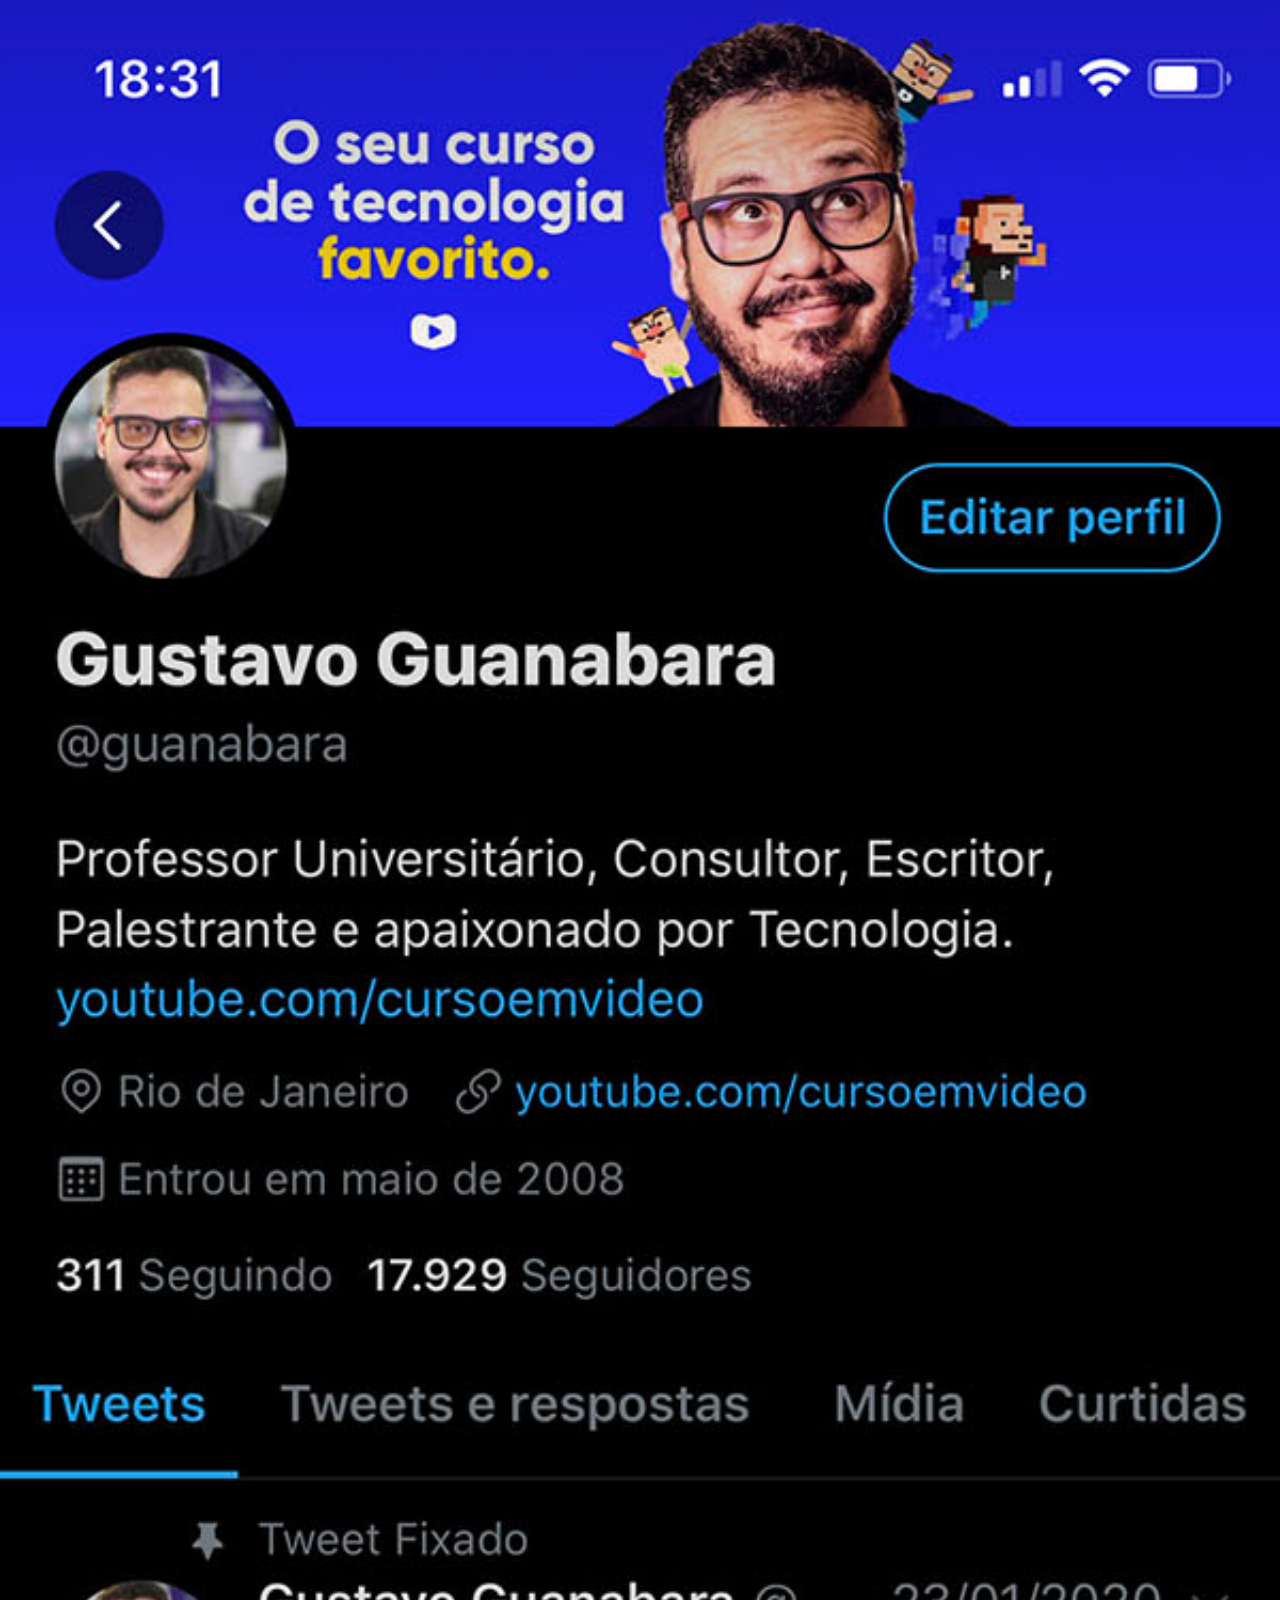
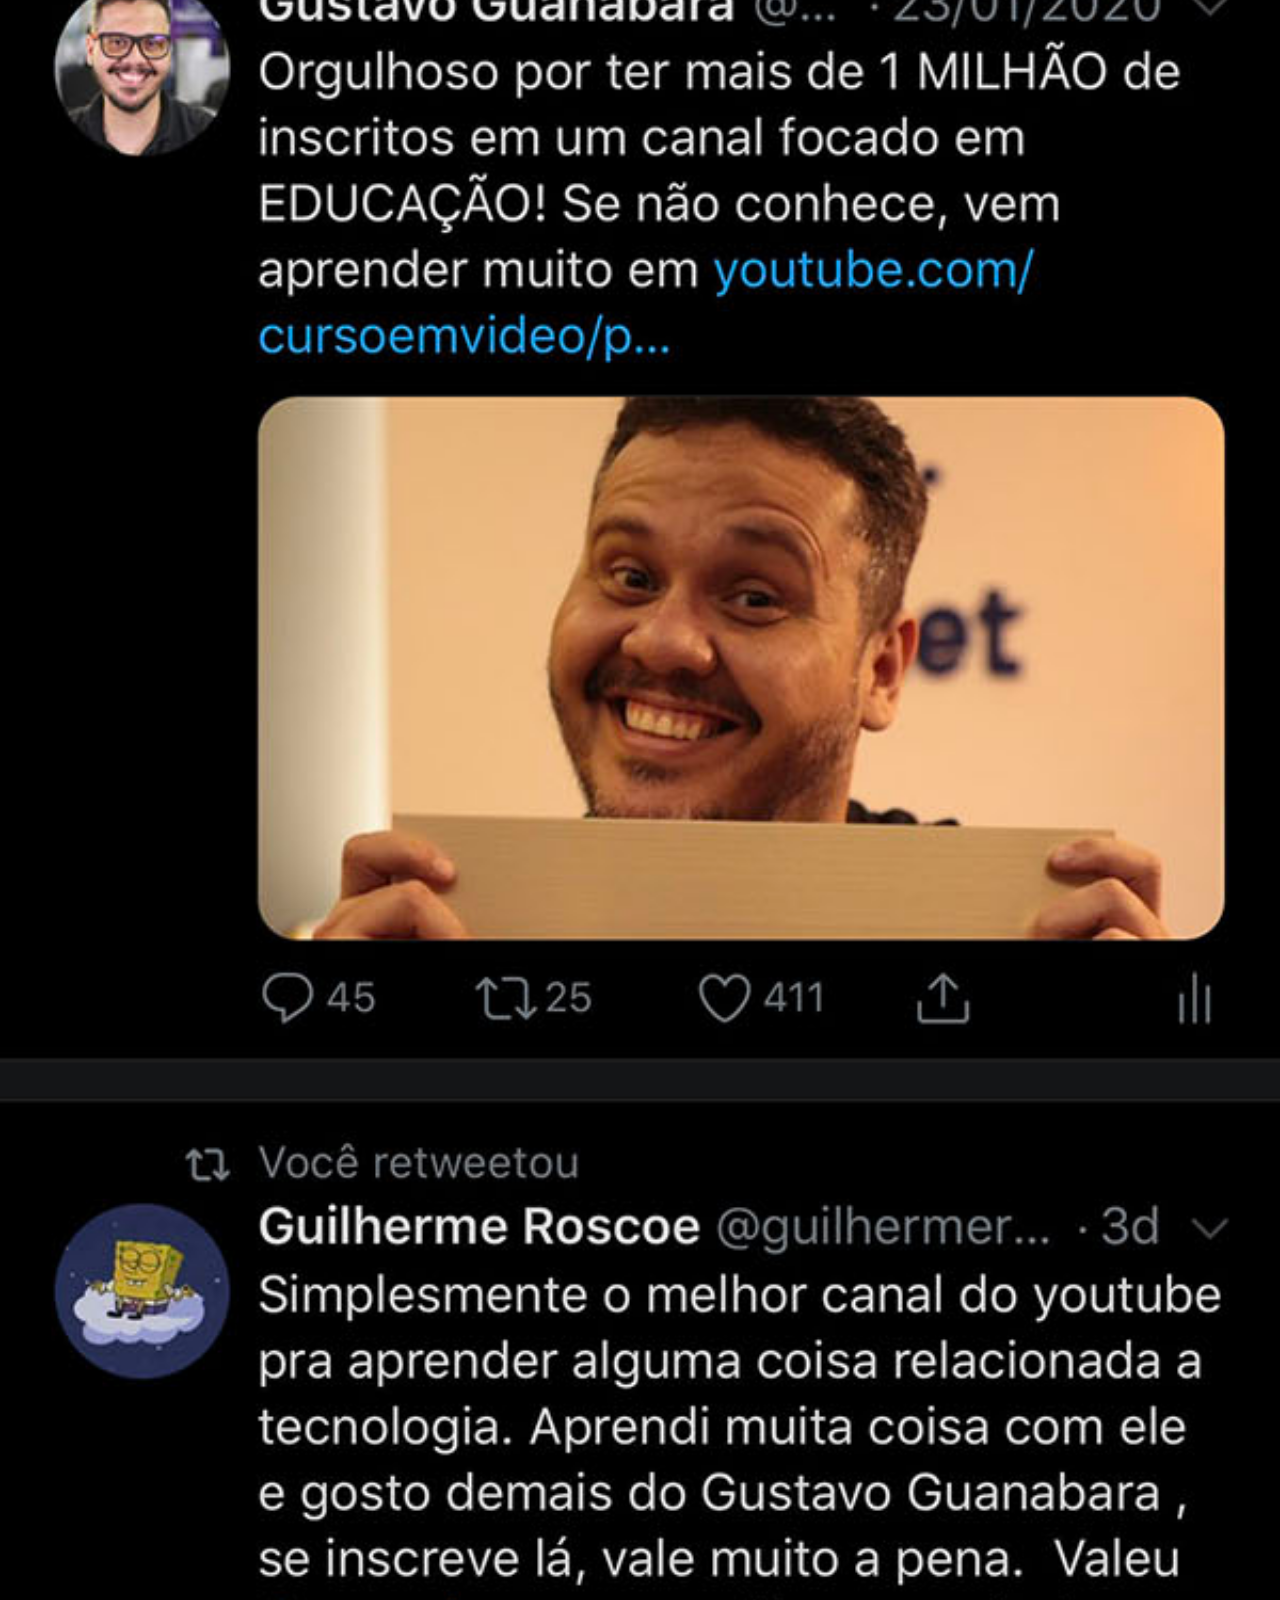
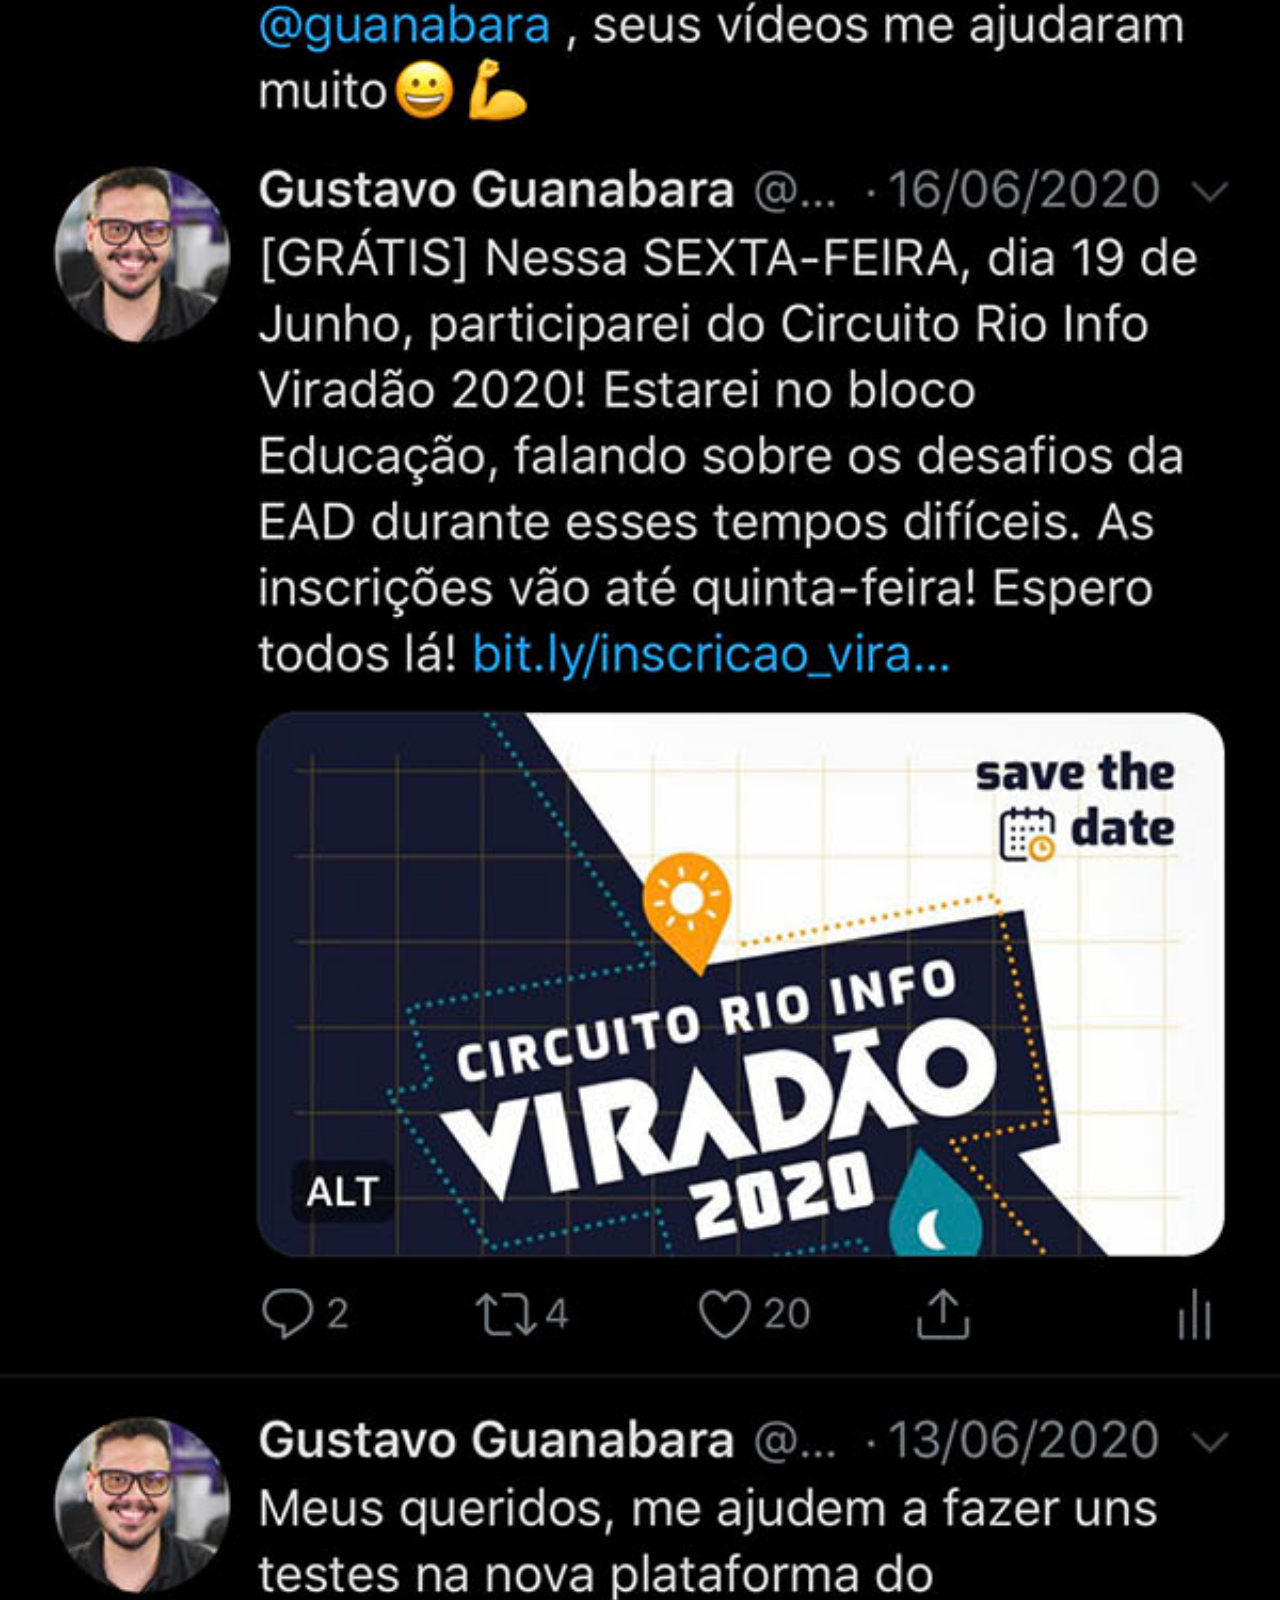
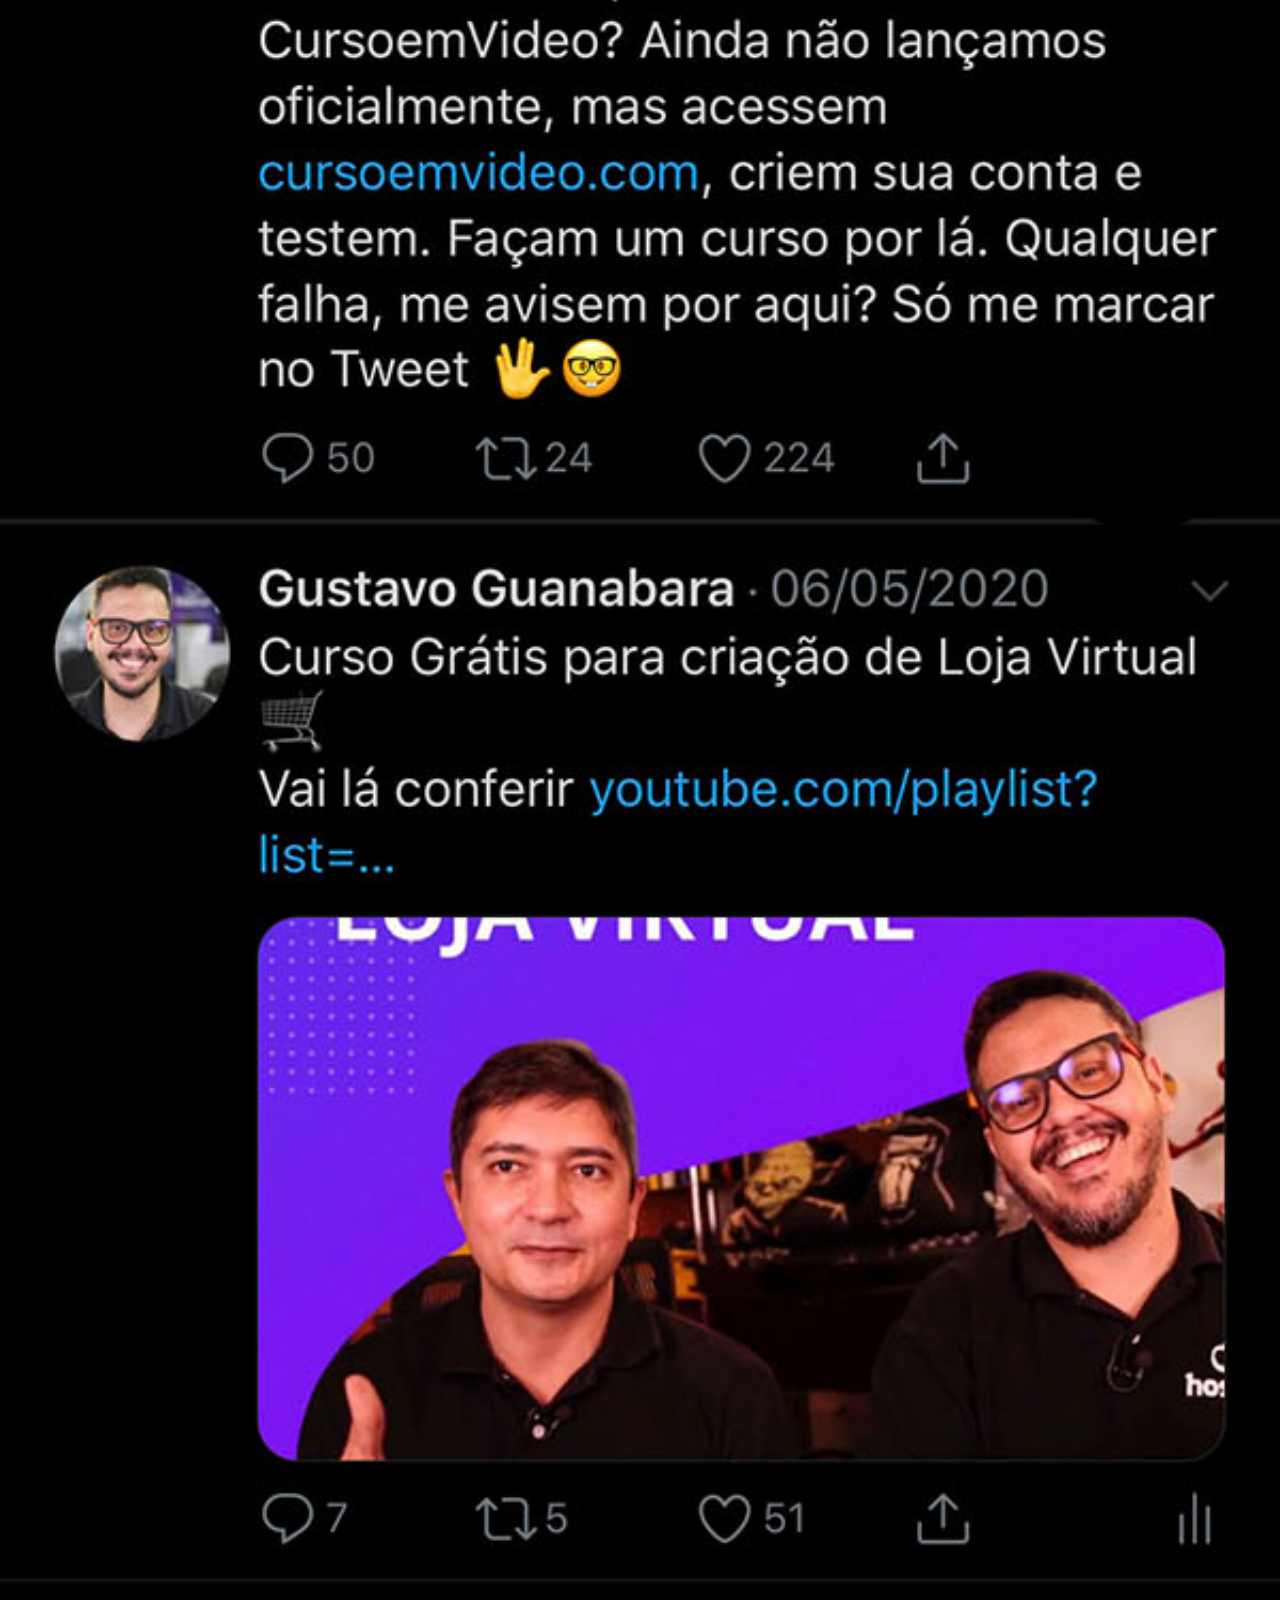
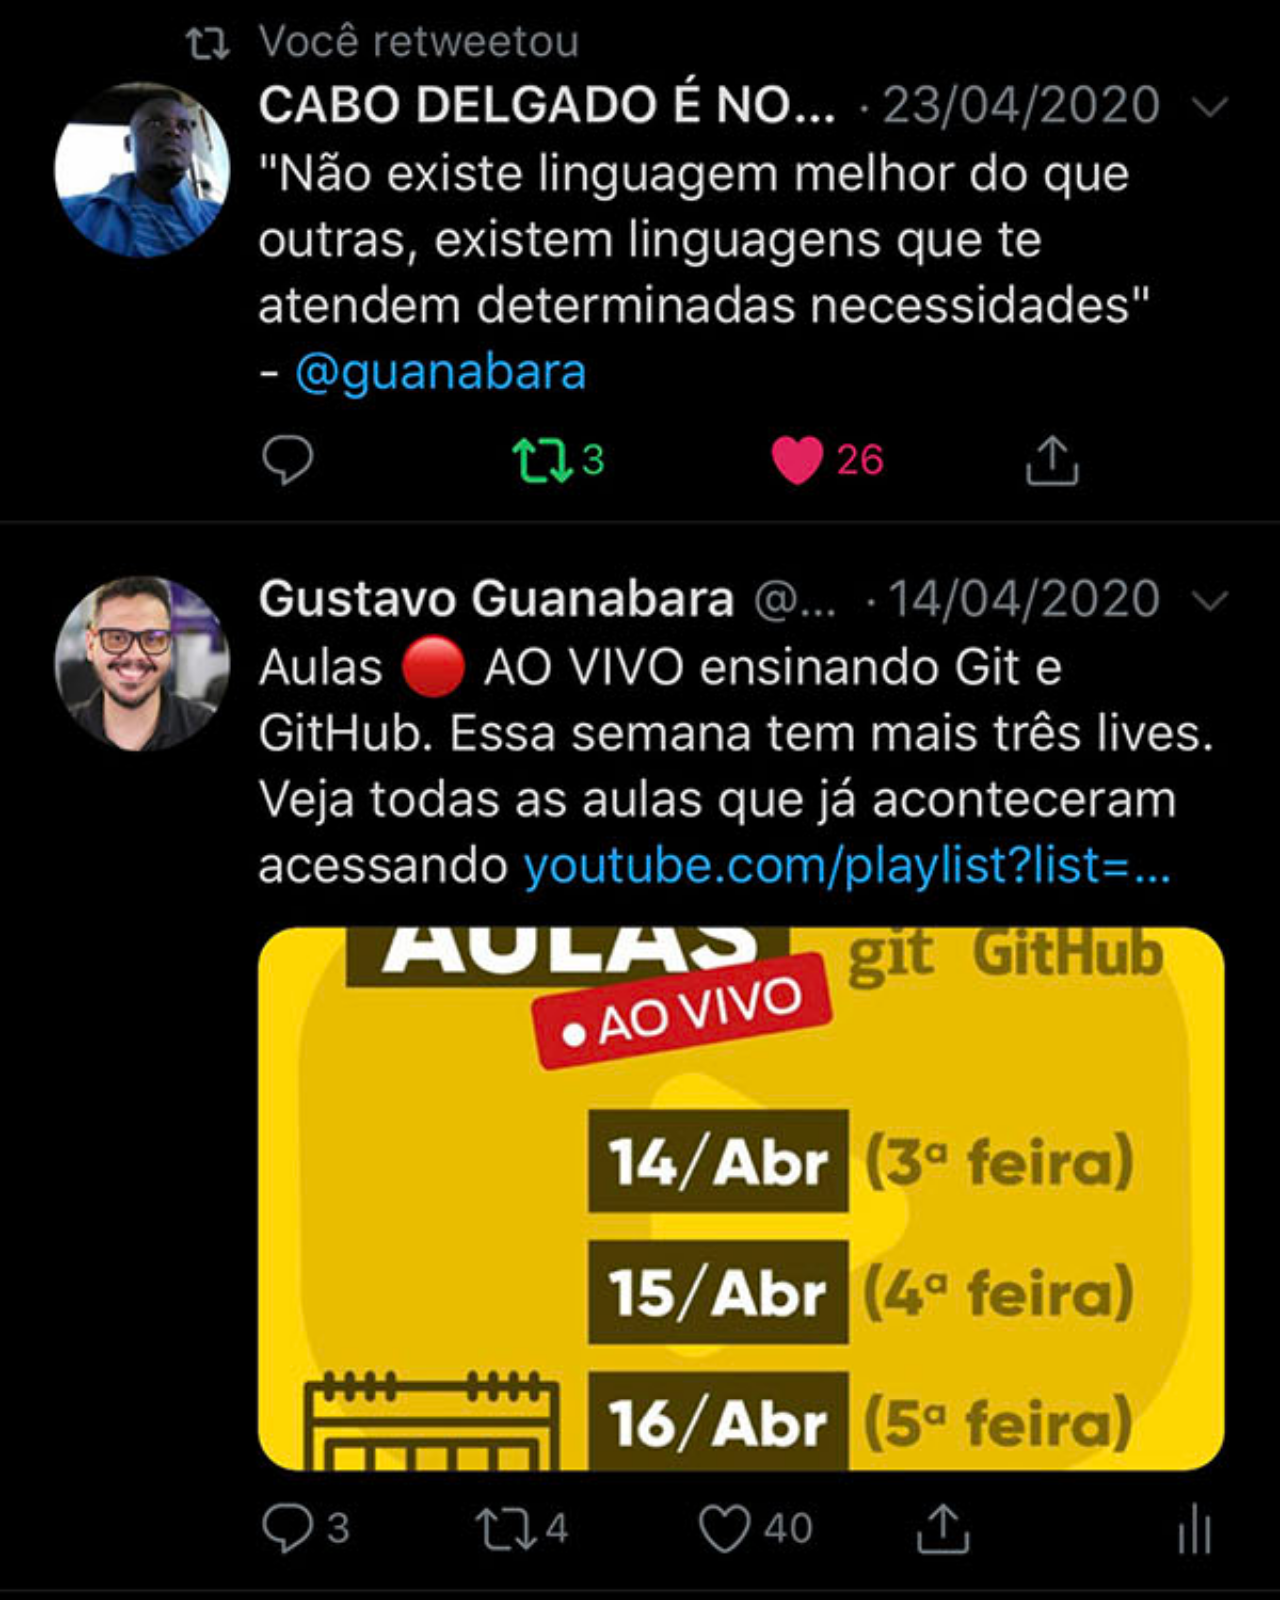
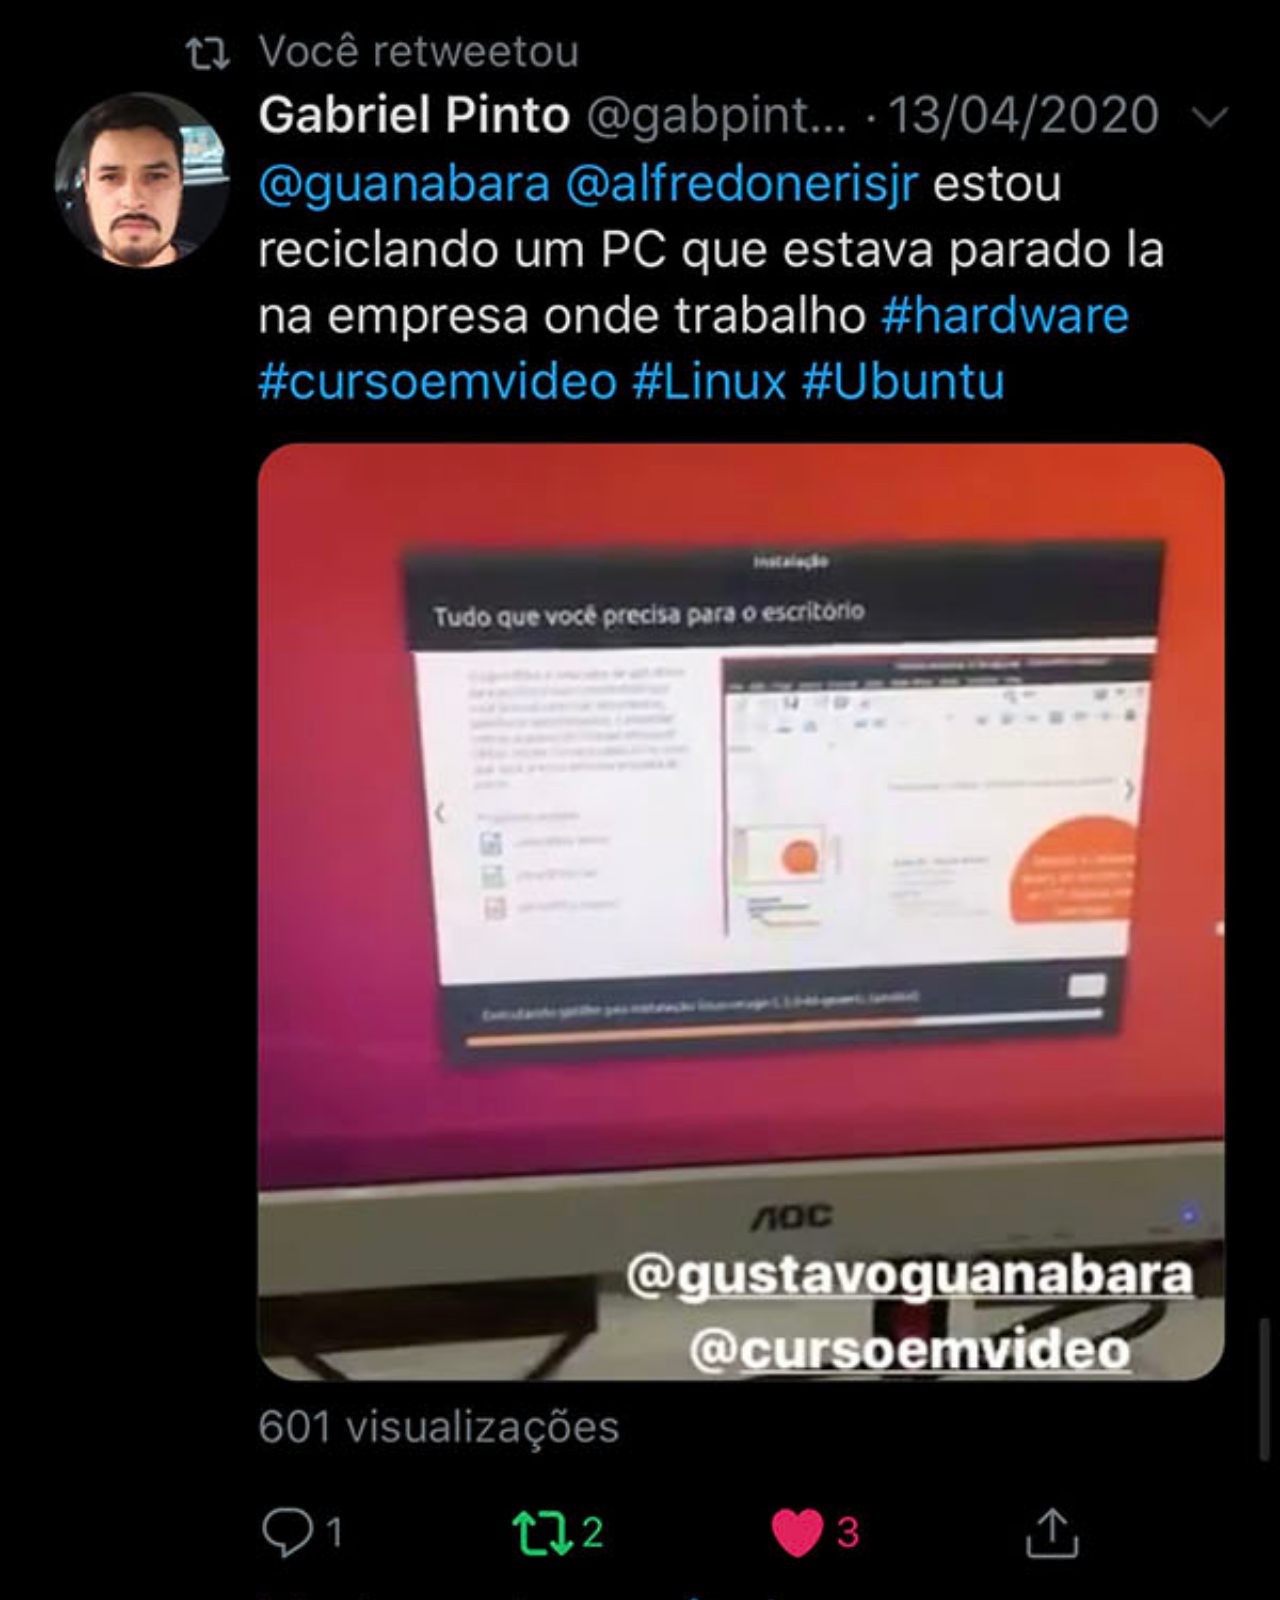
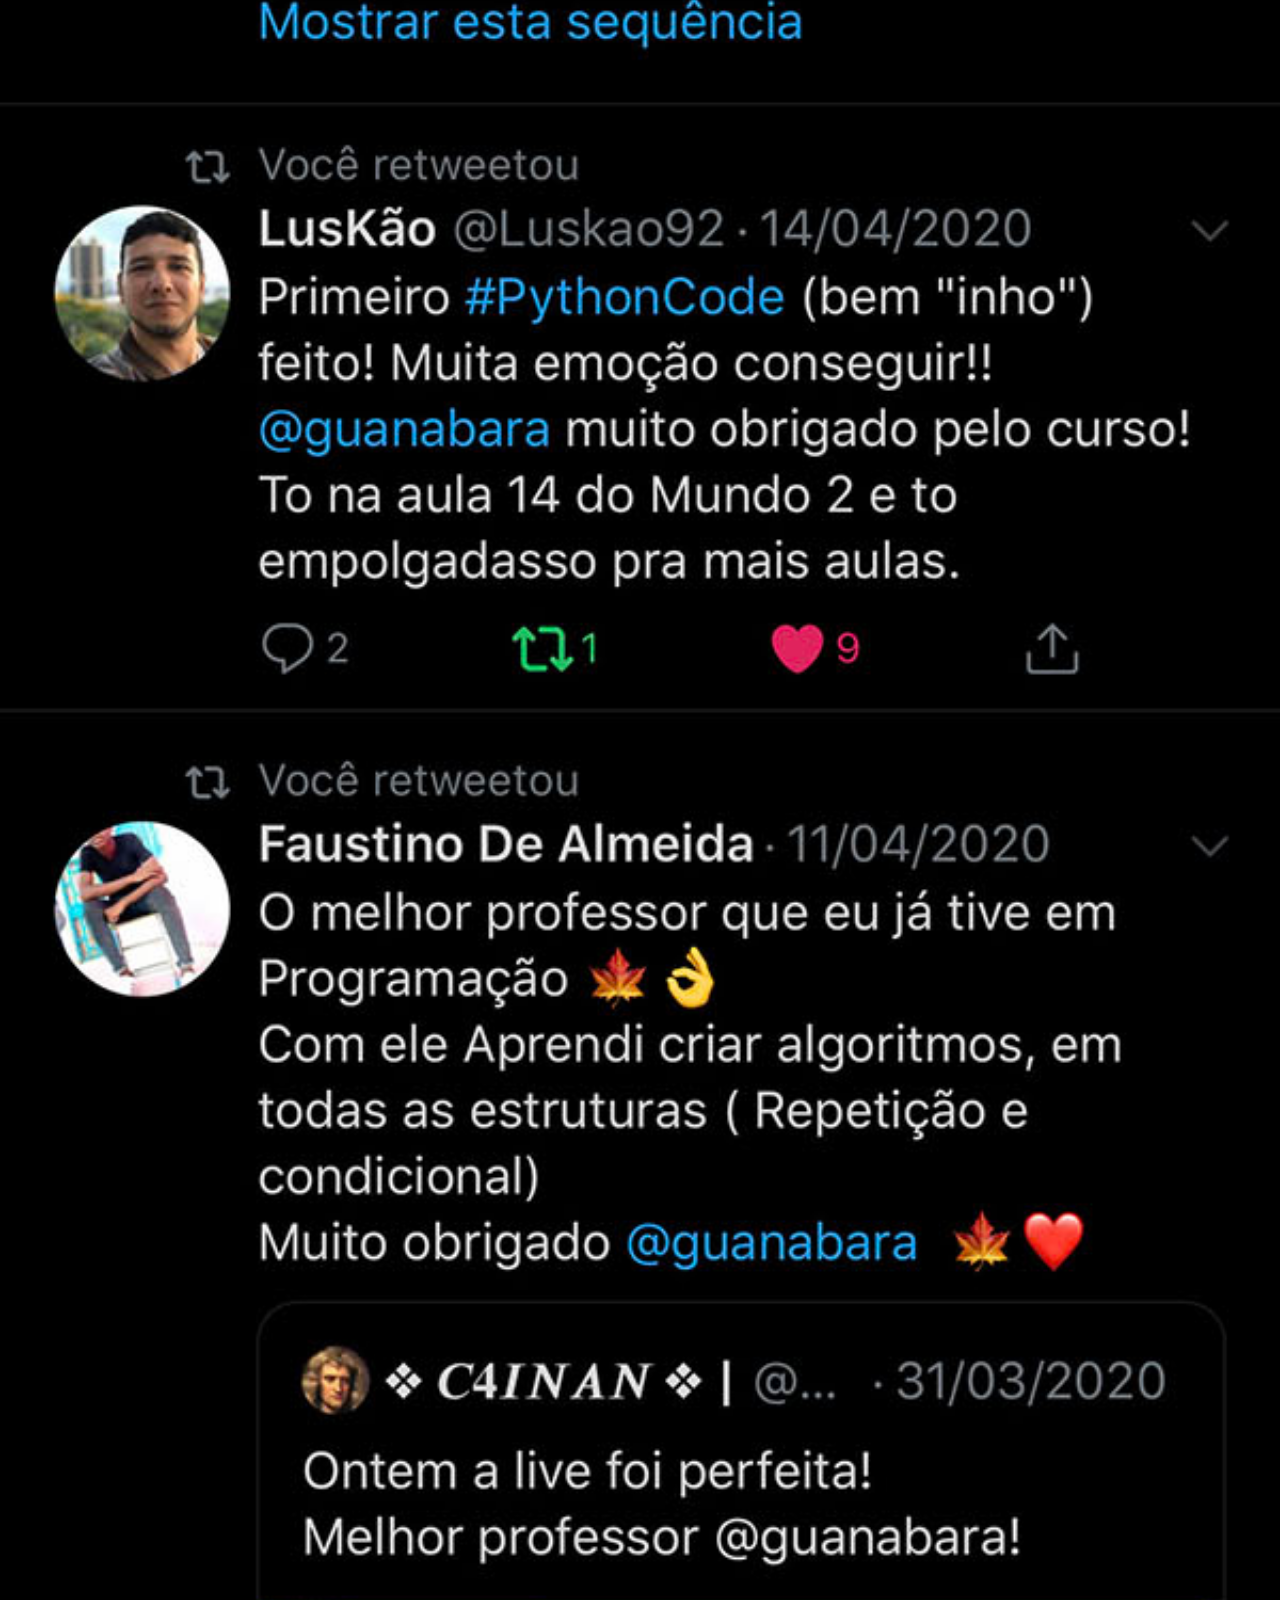
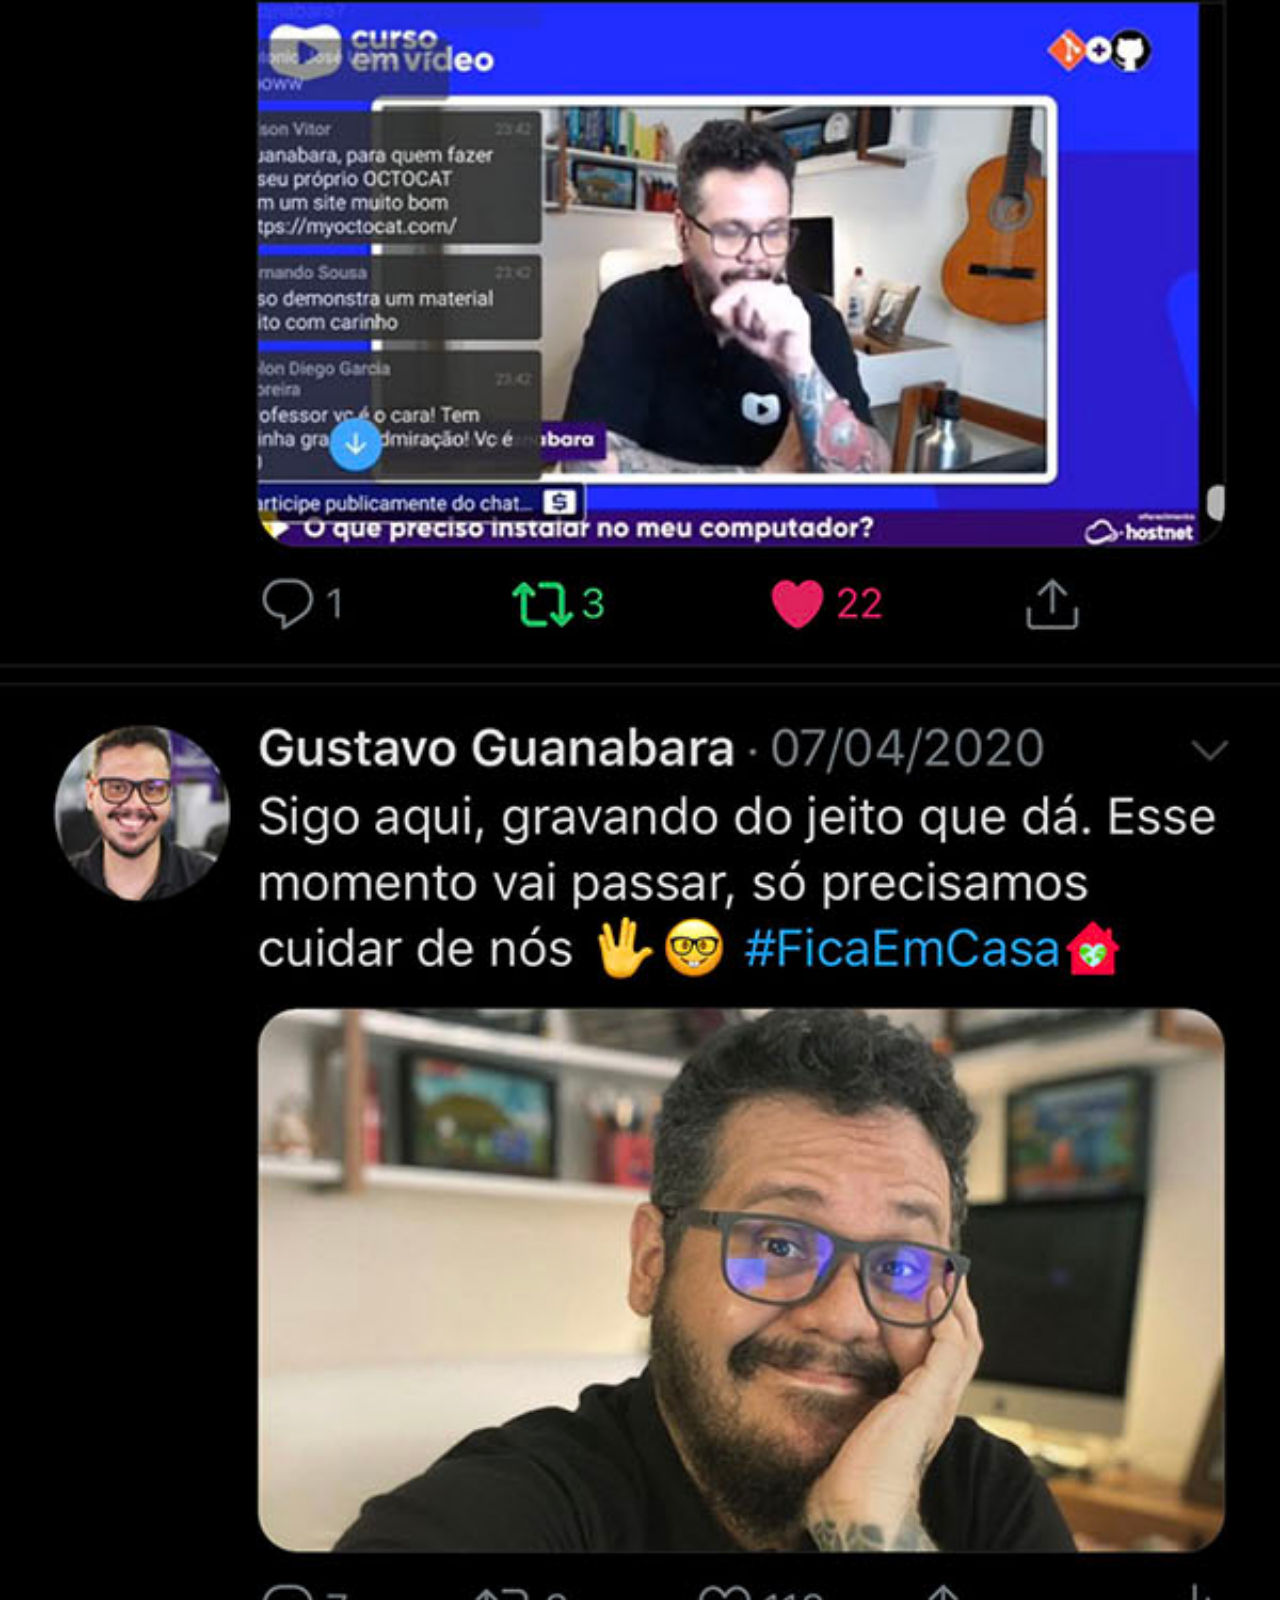
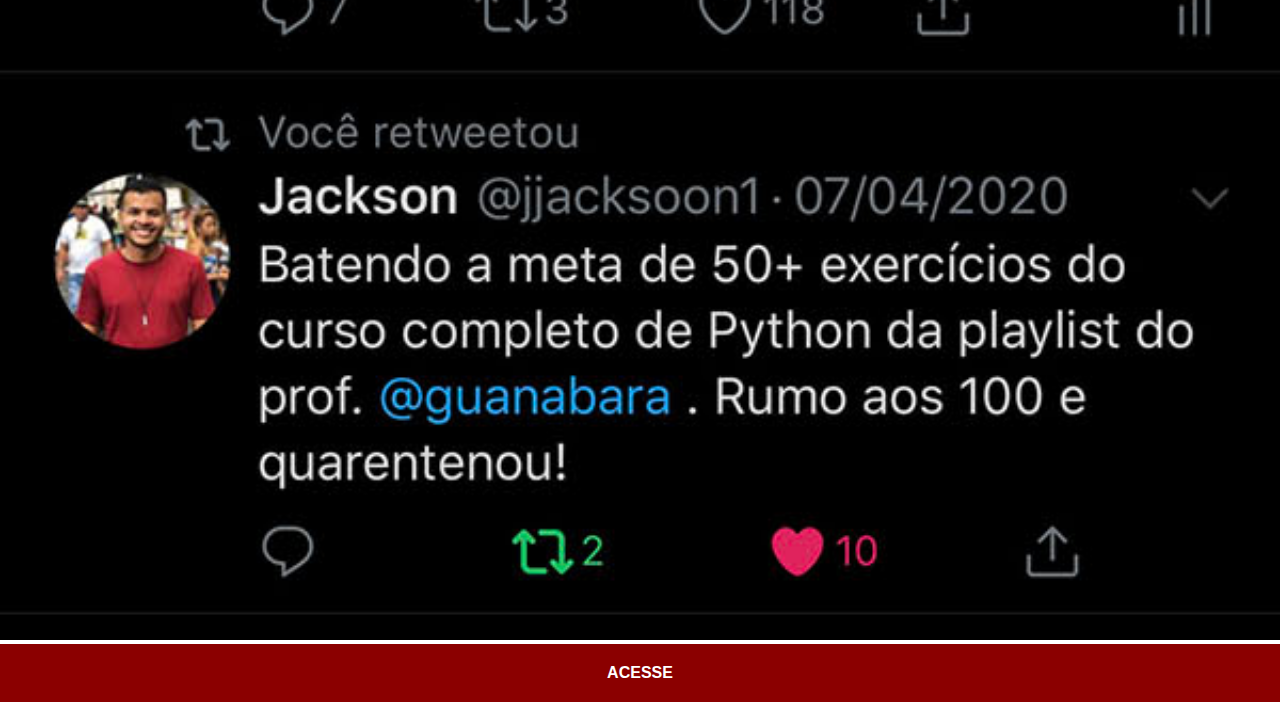
<file: twitter.html>
<!DOCTYPE html>
<html lang="pt-br">
<head>
    <meta charset="UTF-8">
    <meta name="viewport" content="width=device-width, initial-scale=1.0">
    <title>Twitter</title>
    <link rel="stylesheet" href="estilos/social.css">
</head>
<body>
    <img src="imagens/tela-twitter.jpg" alt="Twitter">
    <a href="https://www.twitter.com/guanabara/" target="_blank">ACESSE</a>
</body>
</html>
</file>
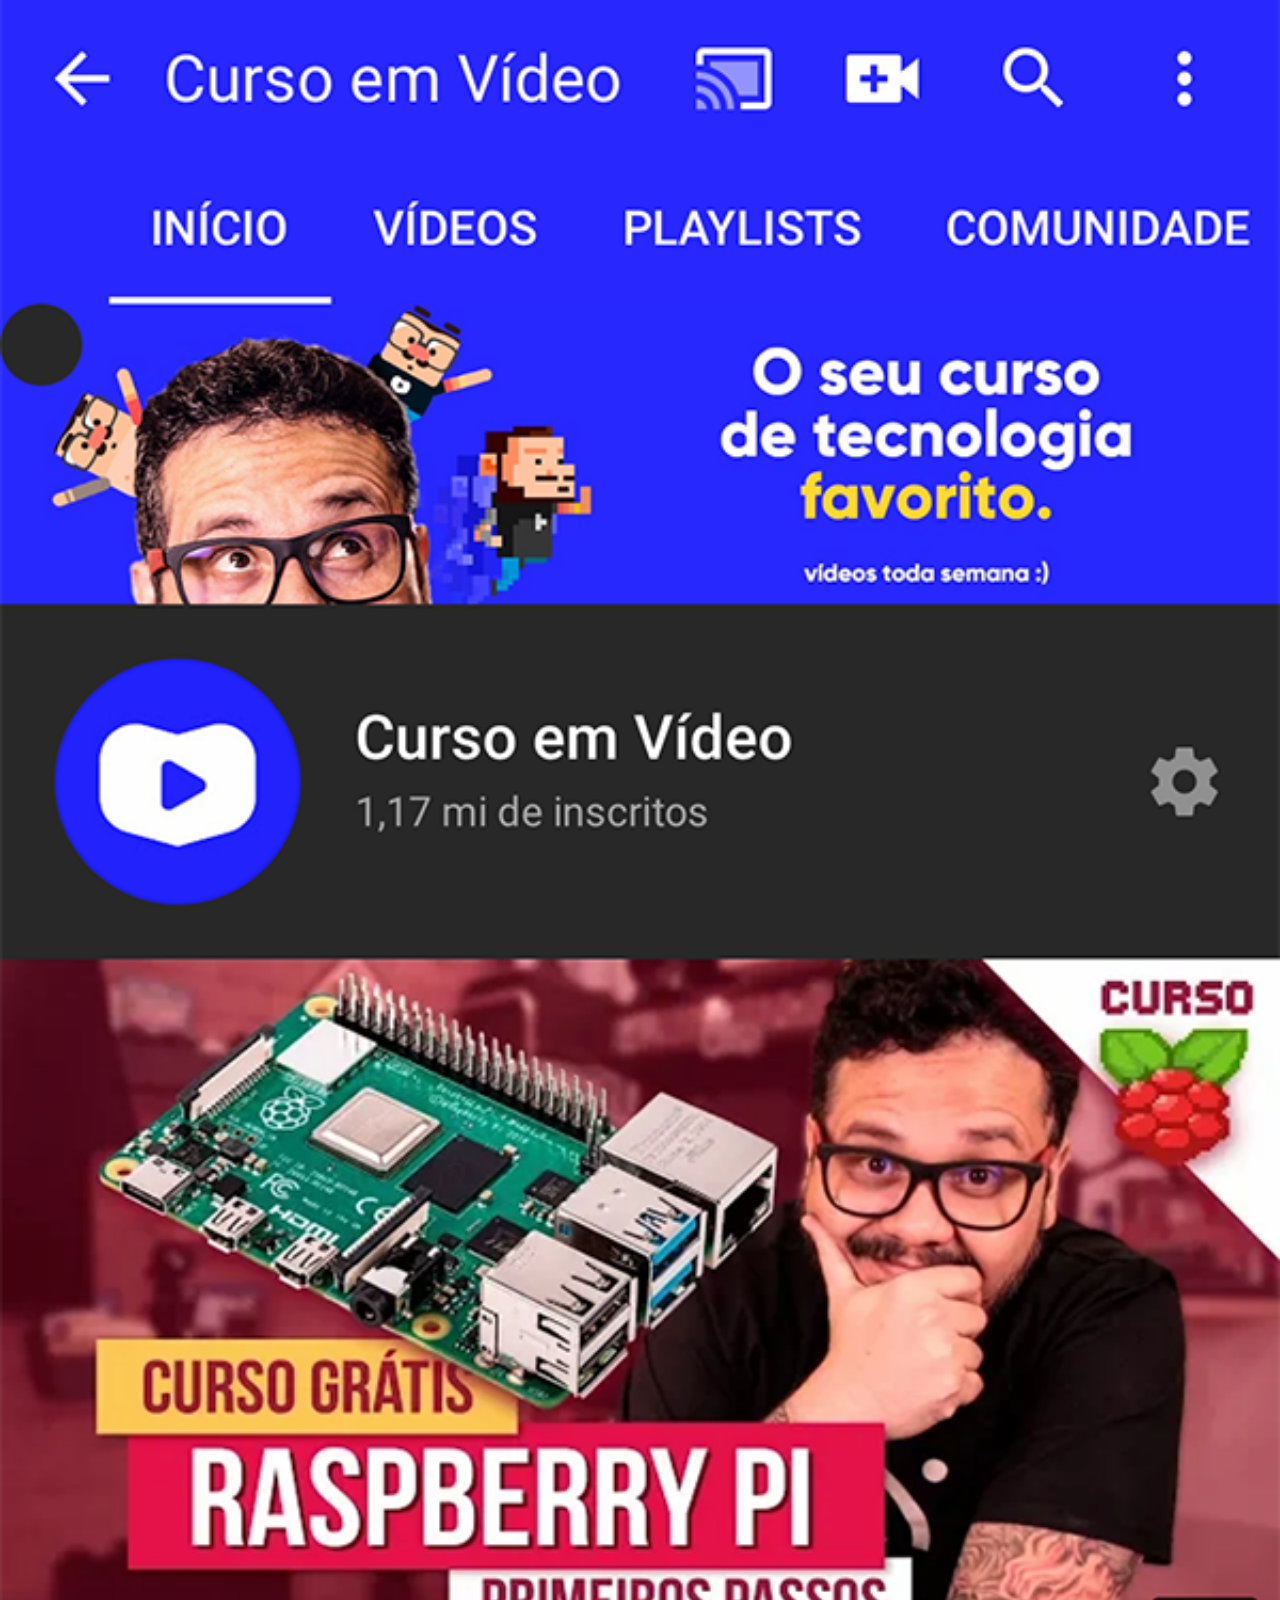
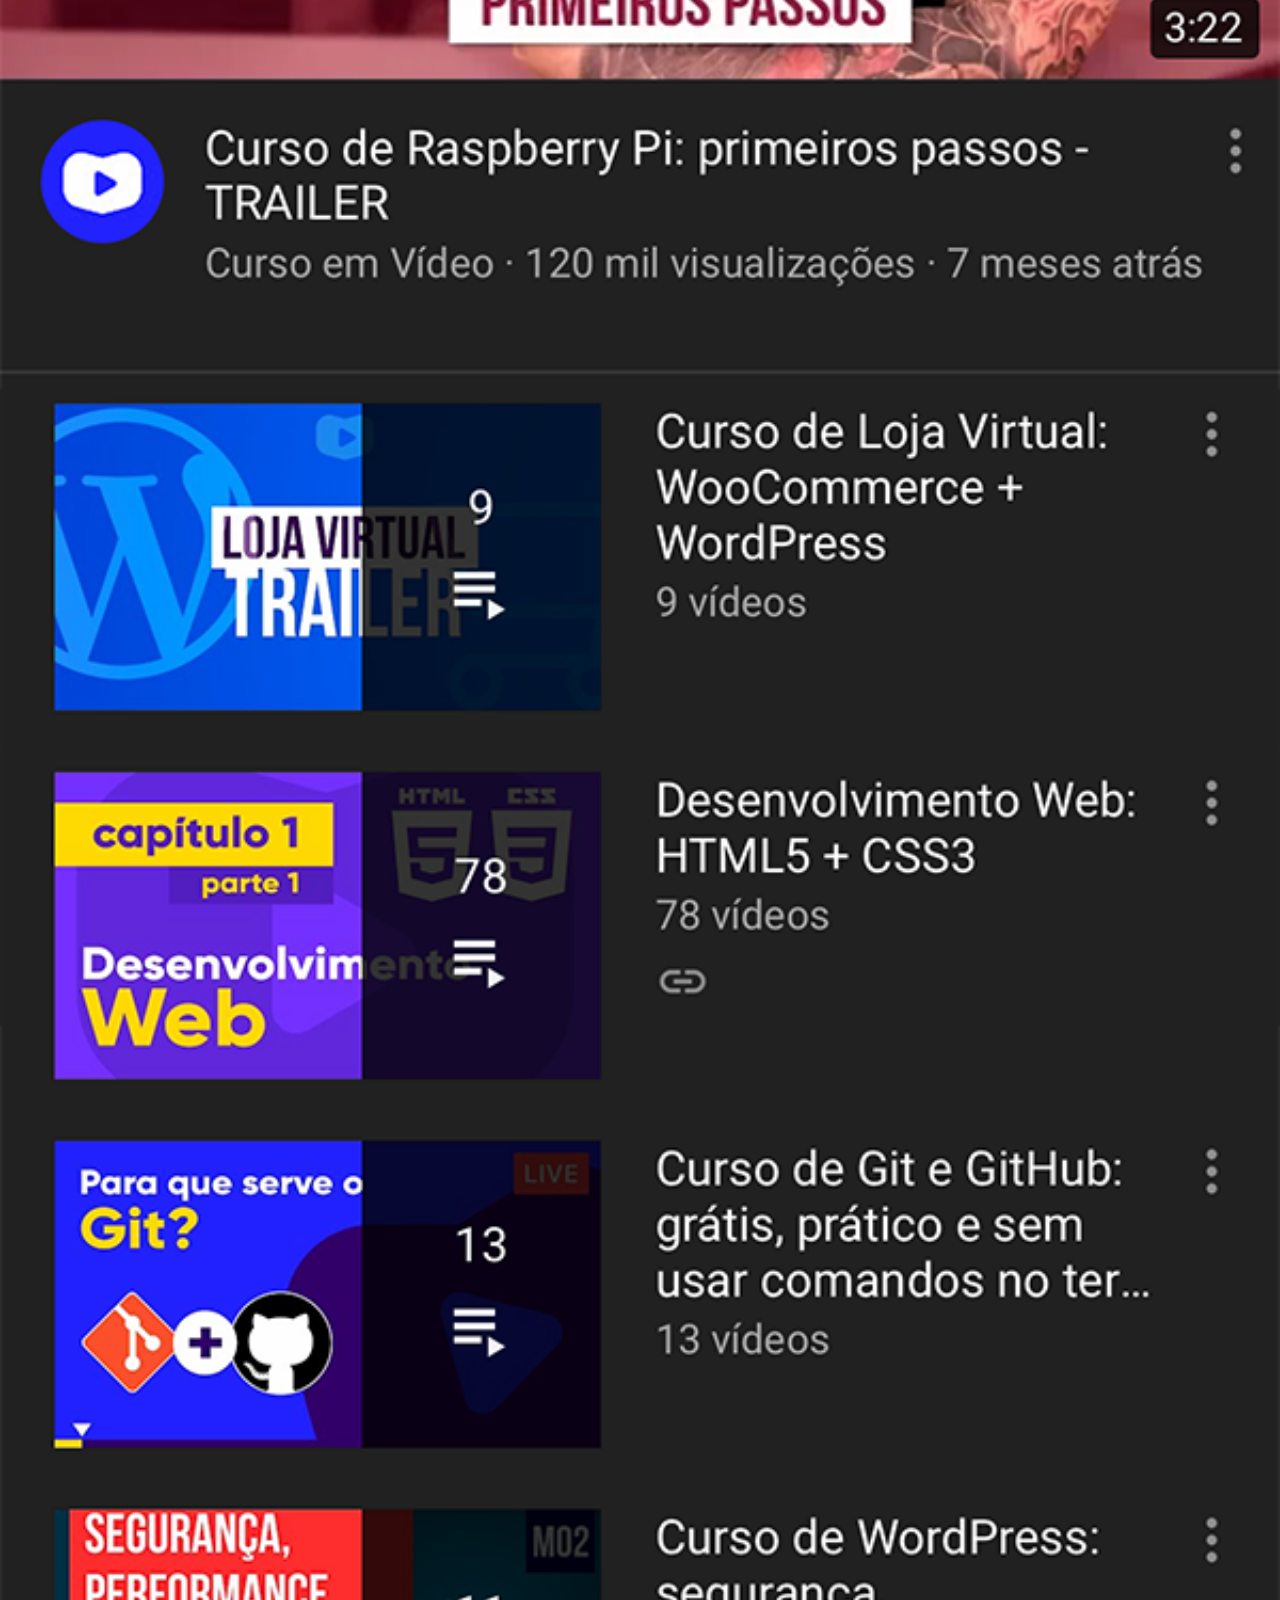
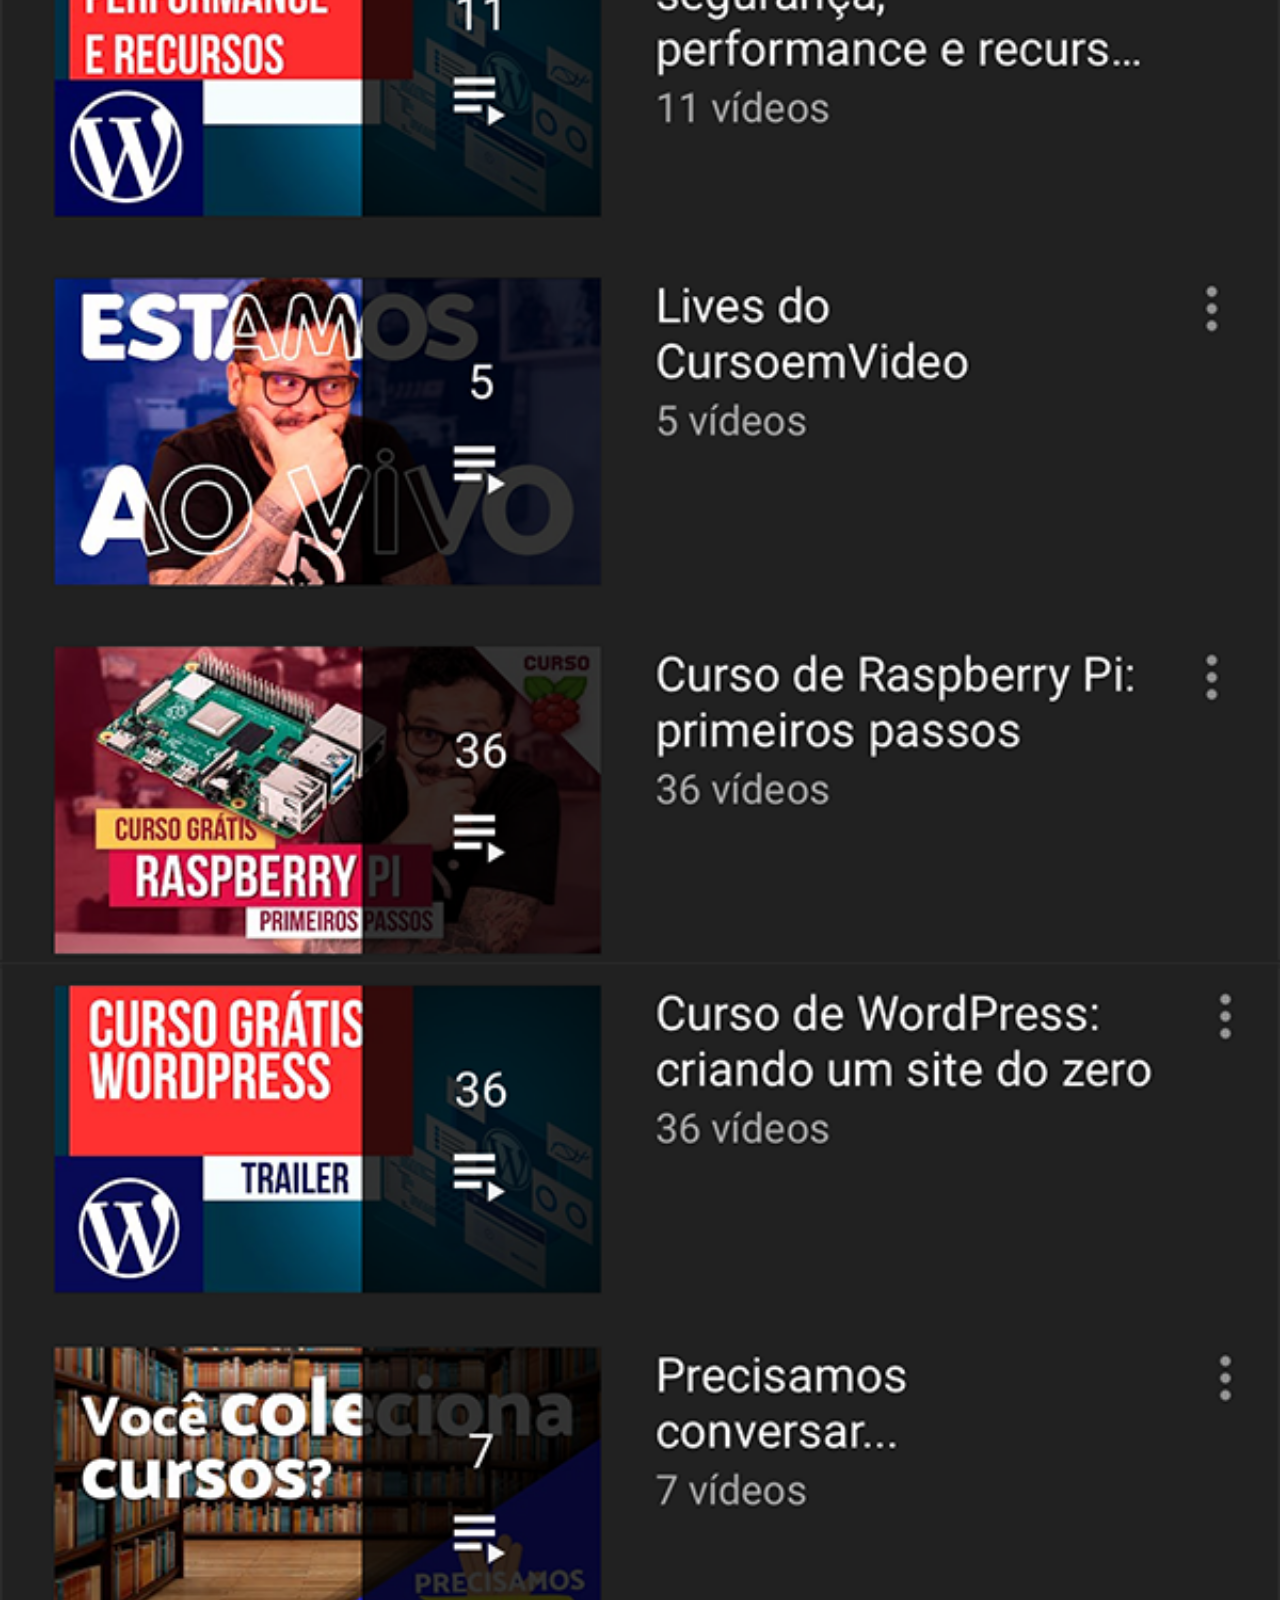
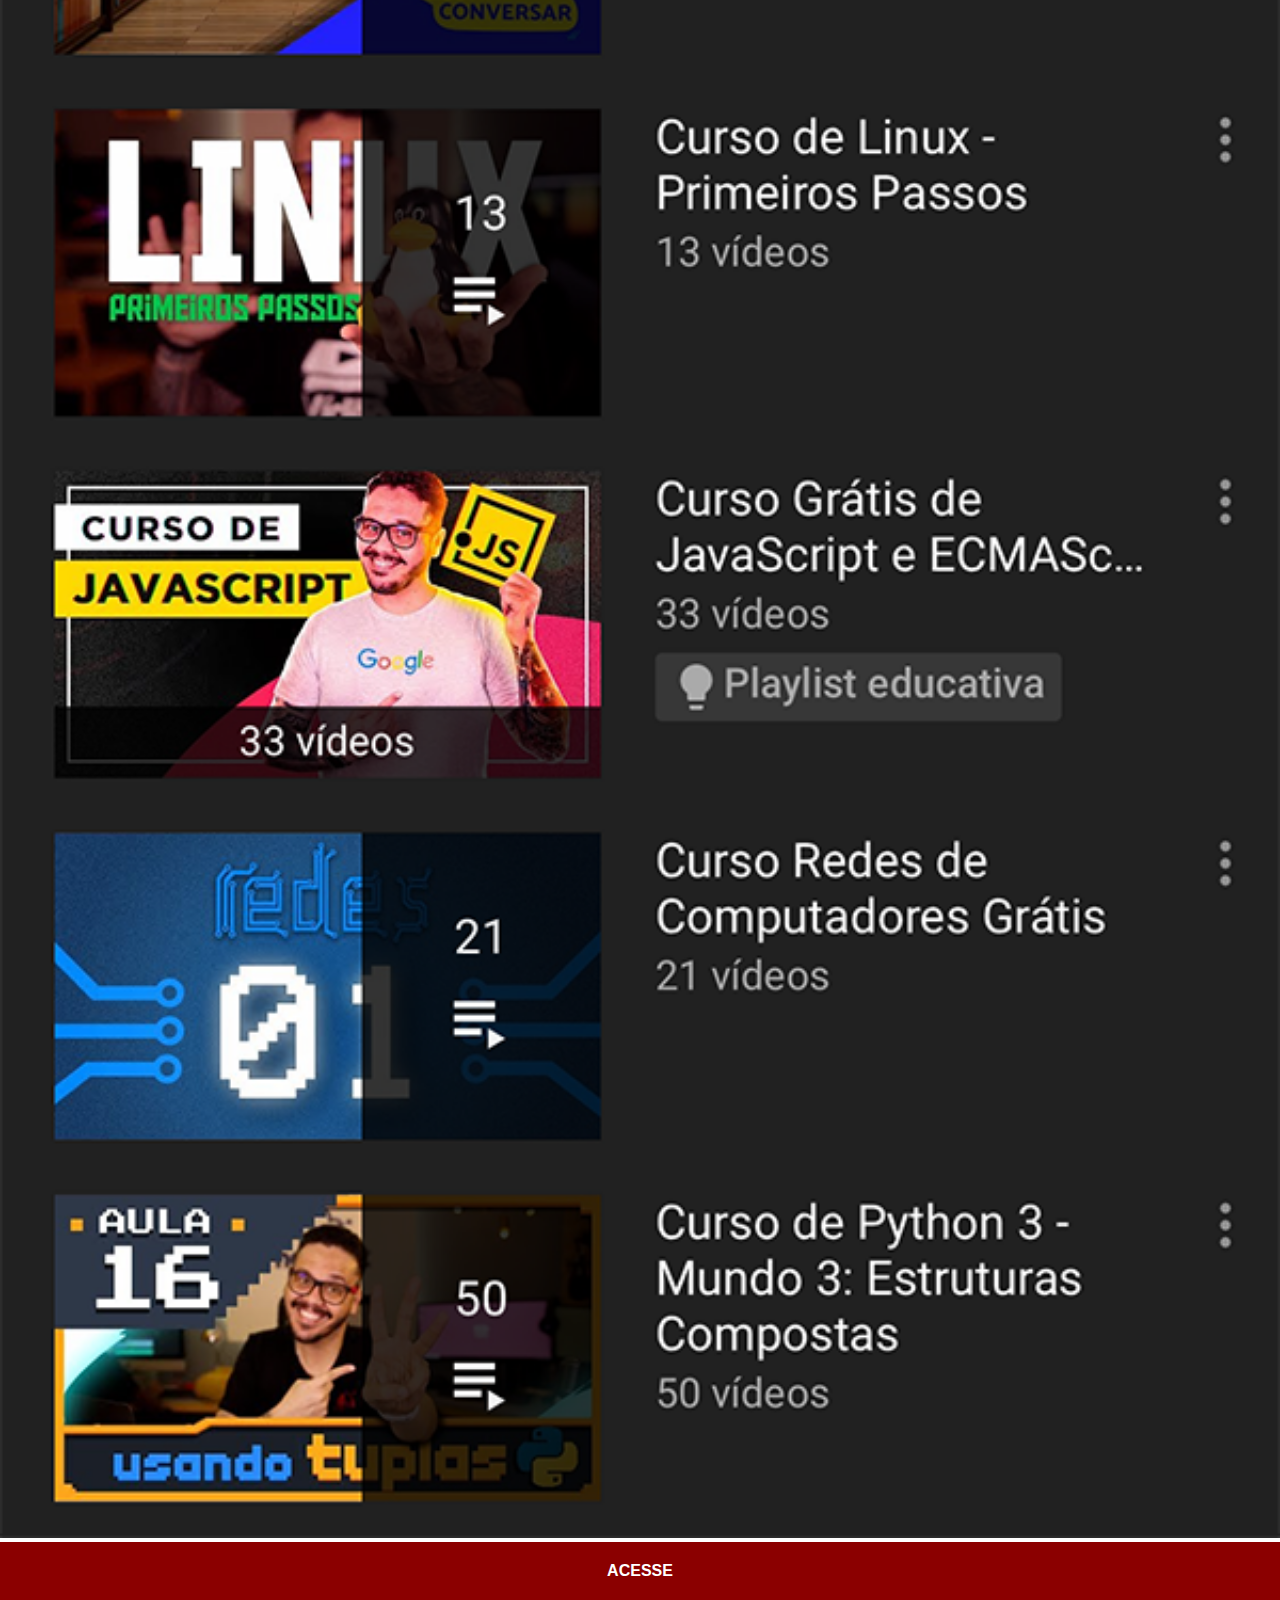
<file: youtube.html>
<!DOCTYPE html>
<html lang="pt-br">
<head>
    <meta charset="UTF-8">
    <meta name="viewport" content="width=device-width, initial-scale=1.0">
    <title>Youtube</title>
    <link rel="stylesheet" href="estilos/social.css">
</head>
<body>
    <img src="imagens/tela-youtube.png" alt="Youtube">
    <a href="https://www.youtube.com/@CursoemVideo/playlists" target="_blank">ACESSE</a>
</body>
</html>
</file>
<file: estilos/style.css>
@charset "UTF-8";

* {
    margin: 0px;
    padding: 0px;
    font-family: Arial, Helvetica, sans-serif;
}

body, html {
    height: 100vh;
    width: 100vw;
    background-color: black;
}

body {
    background: url(../imagens/fundo-madeira.jpg) no-repeat top center;
    background-size: cover;
    background-attachment: fixed;
}

main {
    position: relative;
    height: 100vh;
}

section#telefone {
    position: absolute;
    top: 50%;
    left: 50%;
    transform: translate(-50%, -50%);
    height: 627px;
    width: 311px;
    background-color: blue;
    background: url(../imagens/frame-iphone.png) no-repeat;
}

iframe#tela {
    position: relative;
    top: 80px;
    left: 22px;
    height: 471px;
    width: 267px;
}

section#redes-sociais {
    text-align: right;
}

section#redes-sociais img {
    width: 50px;
    margin: 10px;
    border-radius: 50%;
    box-shadow: 2px 2px 5px rgba(0, 0, 0, 0.400);
    box-sizing: border-box;
}

section#redes-sociais img:hover {
    border: 2px solid rgba(255, 255, 255, 0.600);
    transform: translate(-3px, -3px);
    box-shadow: 5px 5px 10px rgba(0, 0, 0, 0.600);
    transition: transform 0.3s, border 0.6s;
}
</file>
<file: estilos/social.css>
@charset "UTF-8";

* {
    margin: 0px;
    padding: 0px;
    font-family: Arial, Helvetica, sans-serif;
}

::-webkit-scrollbar {
    height: 0px;
    width: 0px;
}

img {
    width: 100vw;
}

a {
    display: block;
    background-color: darkred;
    color: white;
    padding: 20px;
    text-align: center;
    font-weight: bolder;
    text-decoration: none;
}

a:hover {
    background-color: red;
}
</file>
